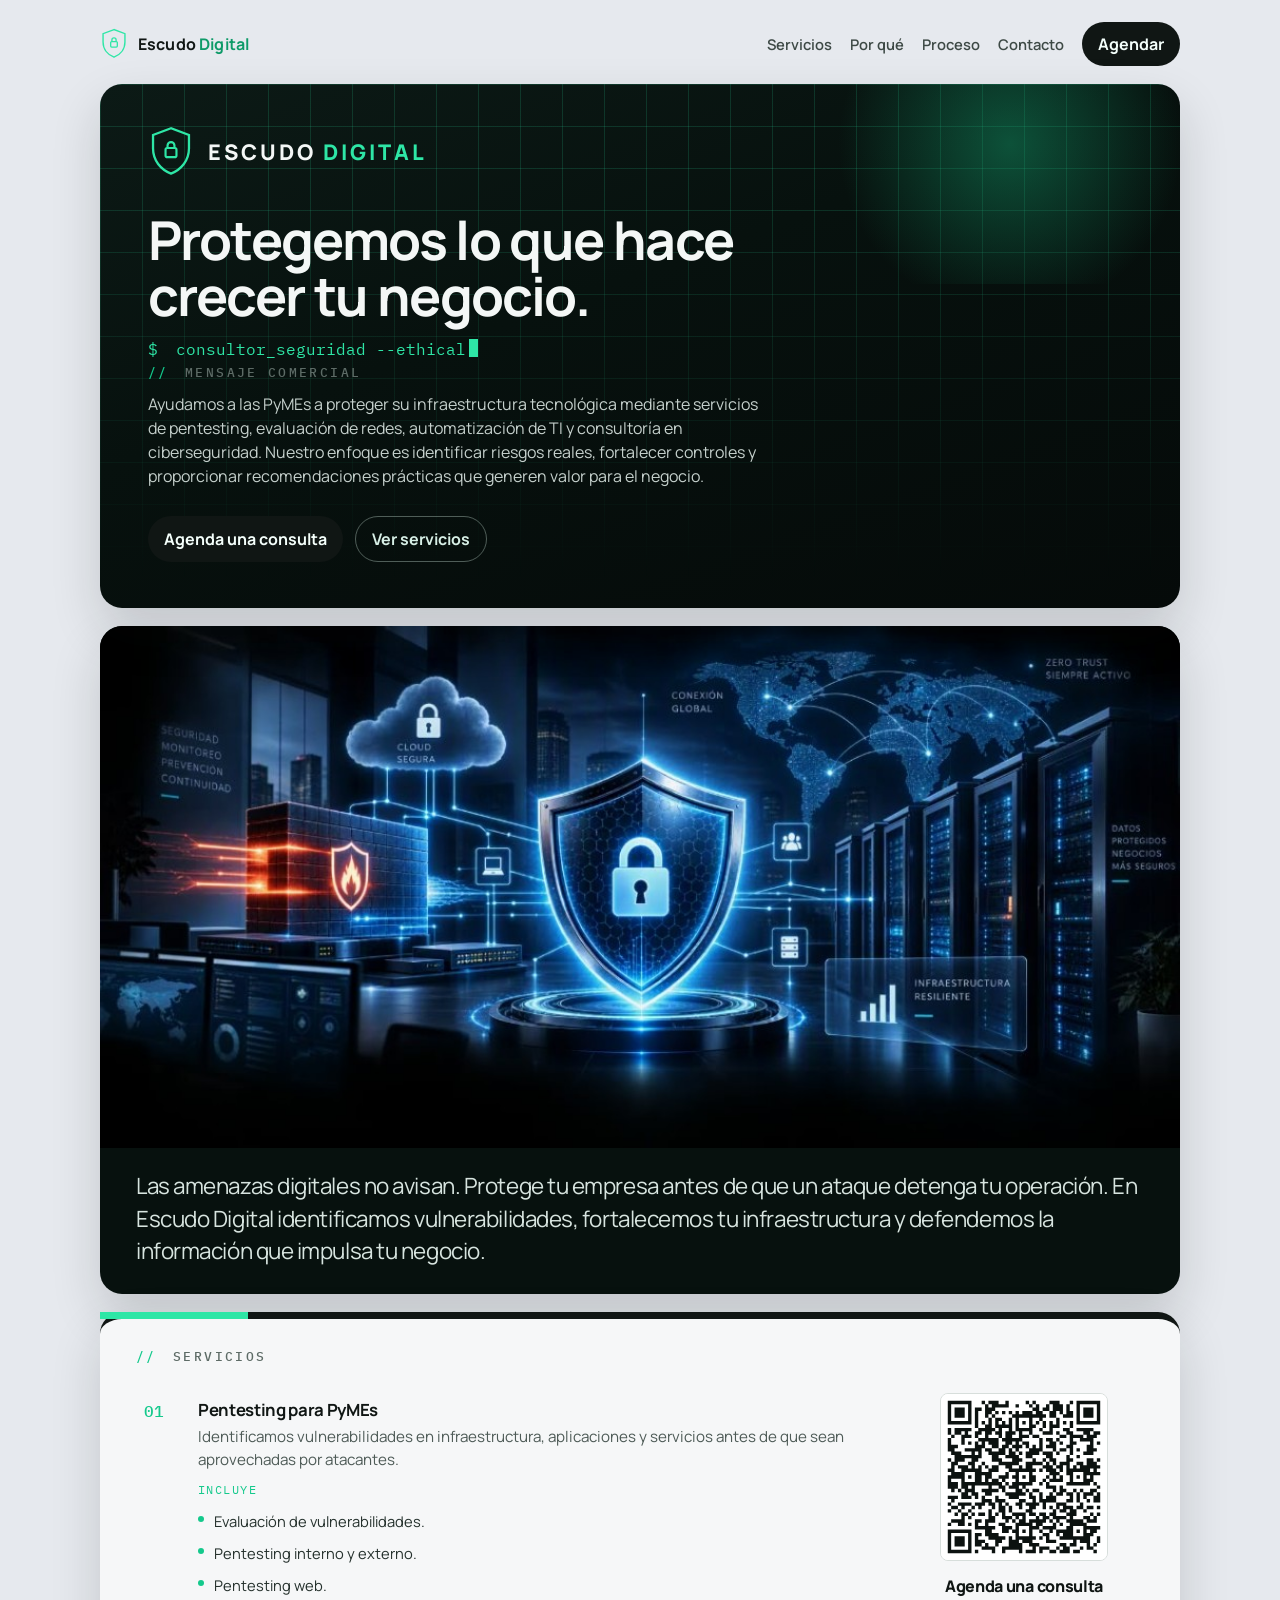
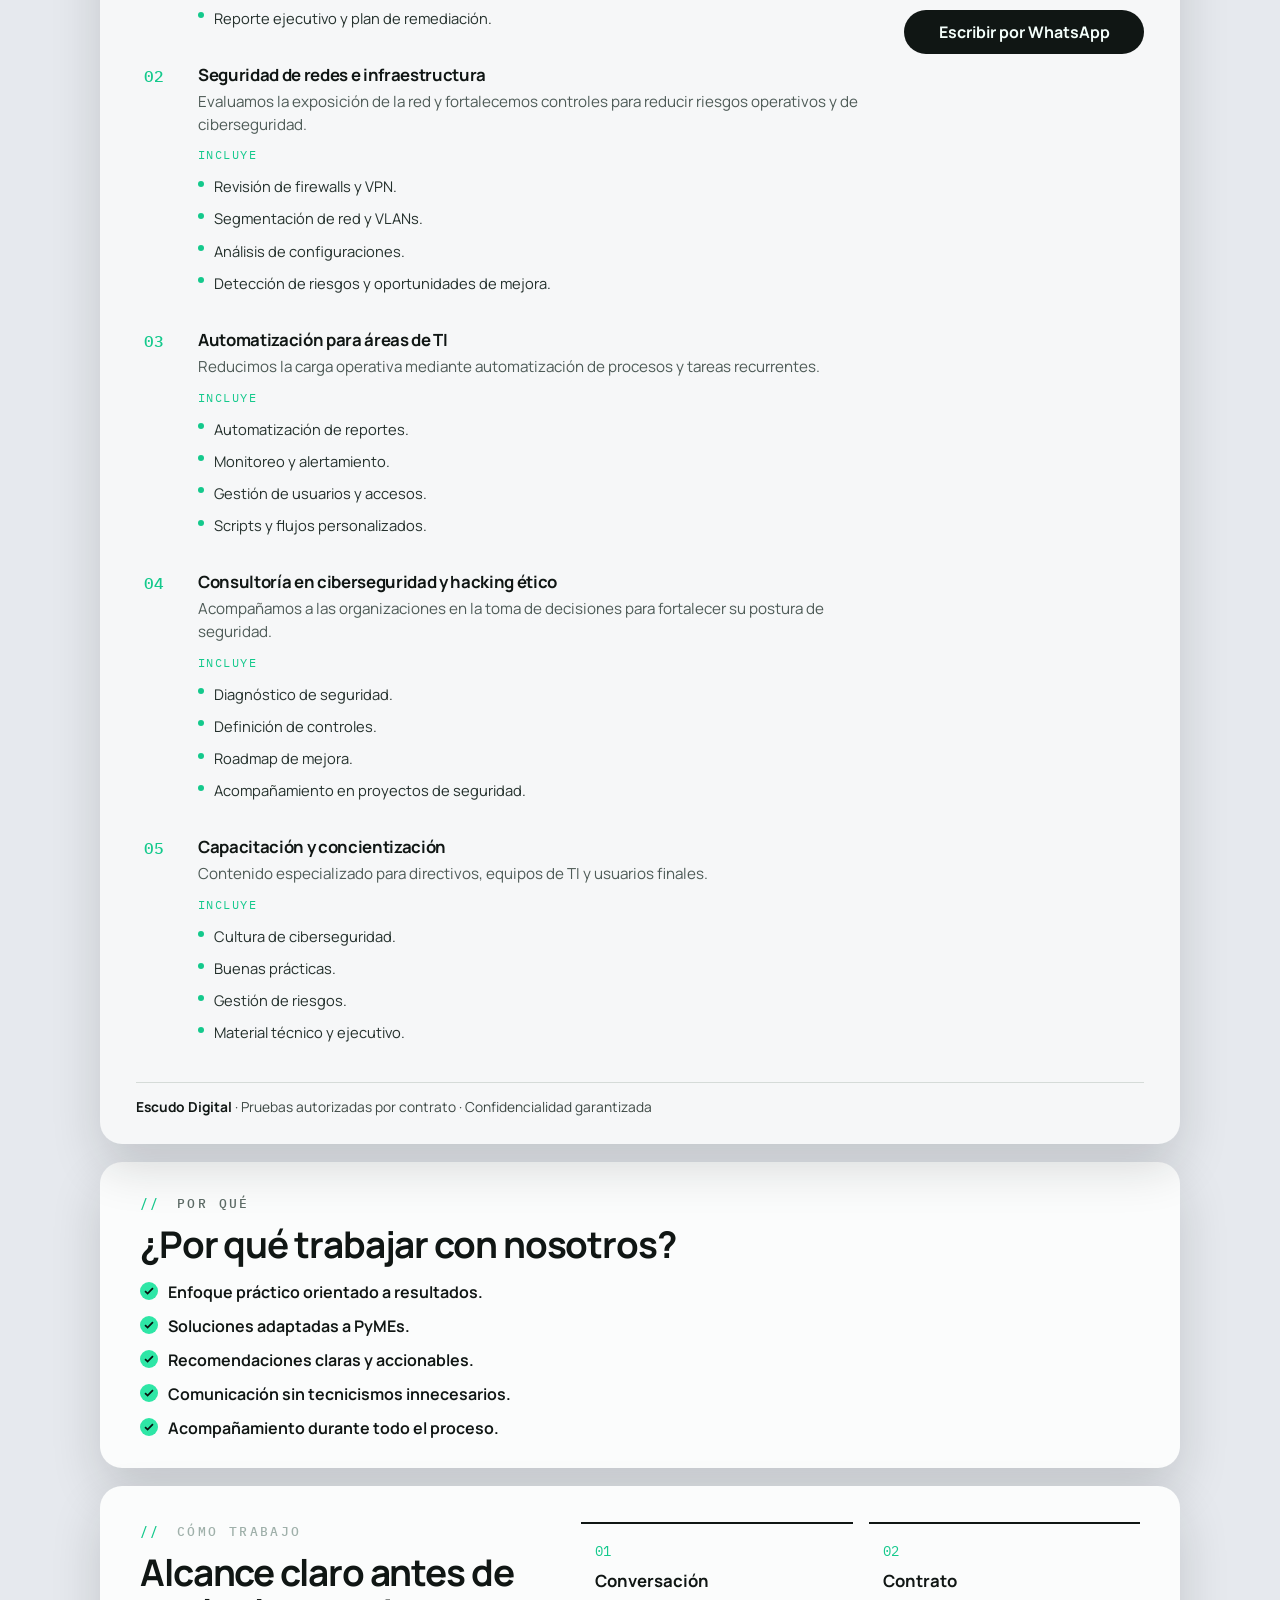
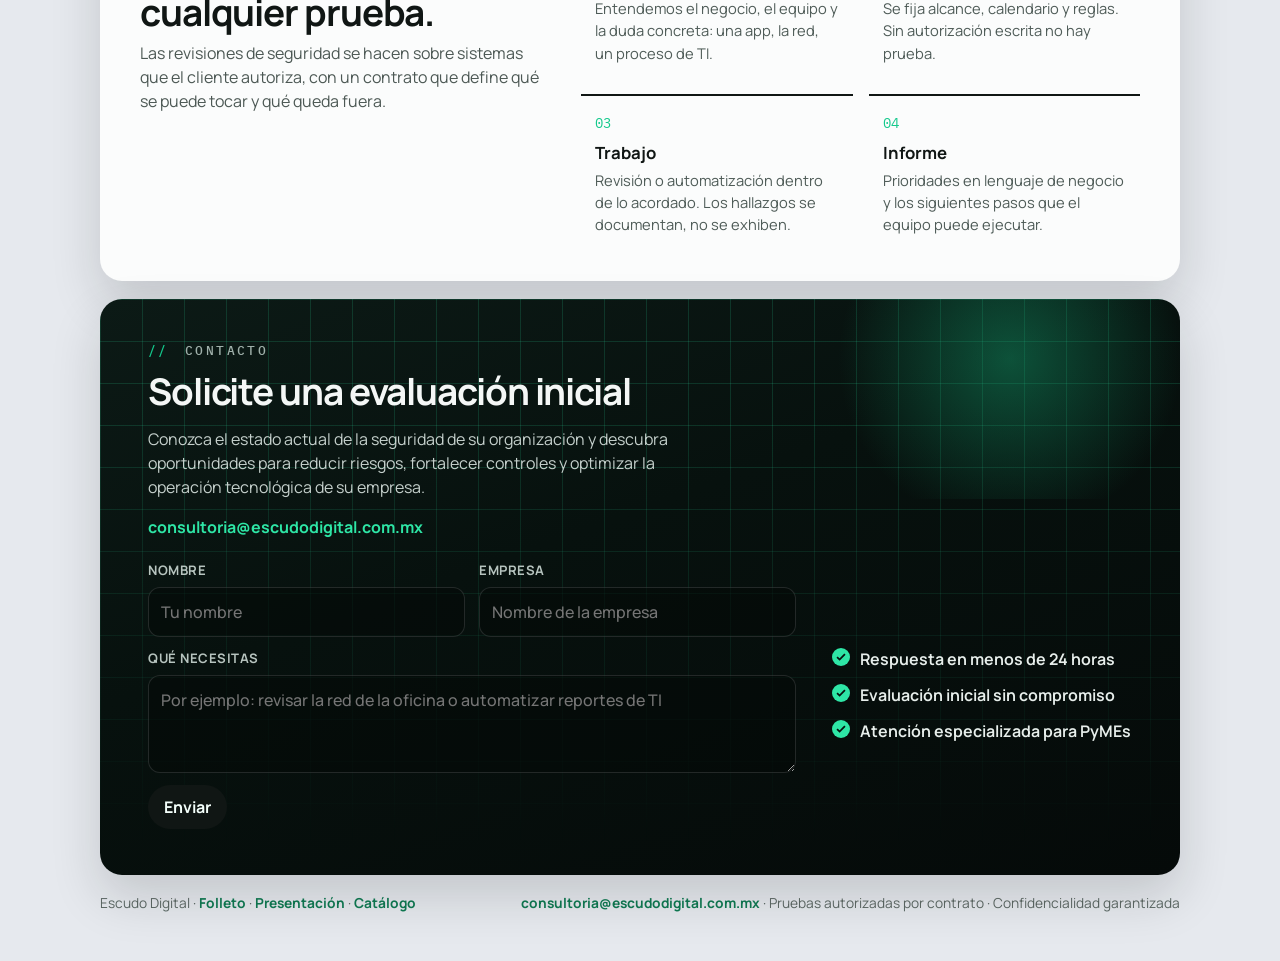
<file: index.html>
<!DOCTYPE html>
<html lang="es">
<head>
  <meta charset="UTF-8">
  <meta name="viewport" content="width=device-width, initial-scale=1">
  <title>Escudo Digital</title>
  <meta name="description" content="Escudo Digital. Protegemos lo que hace crecer tu negocio. Ciberseguridad y TI para PyMEs.">
  <meta name="theme-color" content="#07110e">
  <link rel="icon" href="favicon.svg" type="image/svg+xml">
  <link rel="preconnect" href="https://fonts.googleapis.com">
  <link rel="preconnect" href="https://fonts.gstatic.com" crossorigin>
  <link href="https://fonts.googleapis.com/css2?family=IBM+Plex+Mono:wght@400;500&family=Manrope:wght@400;500;600;700;800&display=swap" rel="stylesheet">
  <link rel="stylesheet" href="css/styles.css">
</head>
<body>
  <div class="page">
    <header class="nav">
      <a class="brand" href="#inicio">
        <span class="shield" aria-hidden="true">
          <svg viewBox="0 0 32 36" fill="none">
            <path d="M16 1.5 3.5 6.2v9.4c0 8.2 5.3 14.6 12.5 17.4 7.2-2.8 12.5-9.2 12.5-17.4V6.2L16 1.5Z" stroke="currentColor" stroke-width="1.6"/>
            <rect x="12.2" y="15.2" width="7.6" height="6.4" rx="1.2" stroke="currentColor" stroke-width="1.5"/>
            <path d="M13.6 15.2v-1.7a2.4 2.4 0 0 1 4.8 0v1.7" stroke="currentColor" stroke-width="1.5"/>
          </svg>
        </span>
        <span class="brand-name">Escudo <em>Digital</em></span>
      </a>
      <nav class="nav-links" aria-label="Secciones">
        <a href="#servicios">Servicios</a>
        <a href="#por-que">Por qué</a>
        <a href="#proceso">Proceso</a>
        <a href="#contacto">Contacto</a>
      </nav>
      <a class="nav-cta" href="https://wa.me/525574418610?text=Hola%2C%20quiero%20agendar%20una%20consulta%20con%20Escudo%20Digital." target="_blank" rel="noopener">Agendar</a>
    </header>

    <main>
      <section class="hero card-dark" id="inicio">
        <div class="grid" aria-hidden="true"></div>
        <div class="glow" aria-hidden="true"></div>
        <div class="hero-inner">
          <div class="identity">
            <span class="shield lg" aria-hidden="true">
              <svg viewBox="0 0 32 36" fill="none">
                <path d="M16 1.5 3.5 6.2v9.4c0 8.2 5.3 14.6 12.5 17.4 7.2-2.8 12.5-9.2 12.5-17.4V6.2L16 1.5Z" stroke="currentColor" stroke-width="1.6"/>
                <rect x="12.2" y="15.2" width="7.6" height="6.4" rx="1.2" stroke="currentColor" stroke-width="1.5"/>
                <path d="M13.6 15.2v-1.7a2.4 2.4 0 0 1 4.8 0v1.7" stroke="currentColor" stroke-width="1.5"/>
              </svg>
            </span>
            <div>
              <p class="logo-word">Escudo <span>Digital</span></p>
            </div>
          </div>

          <h1>Protegemos lo que hace crecer tu negocio.</h1>
          <p class="prompt" aria-label="consultor de seguridad, modo ético">
            <span class="prompt-mark">$</span>
            <span id="typed"></span><span class="caret" aria-hidden="true"></span>
          </p>
          <p class="kicker hero-kicker"><span>//</span> Mensaje comercial</p>
          <p class="lead">
            Ayudamos a las PyMEs a proteger su infraestructura tecnológica mediante servicios de pentesting, evaluación de redes, automatización de TI y consultoría en ciberseguridad. Nuestro enfoque es identificar riesgos reales, fortalecer controles y proporcionar recomendaciones prácticas que generen valor para el negocio.
          </p>

          <div class="hero-actions">
            <a class="btn primary" href="https://wa.me/525574418610?text=Hola%2C%20quiero%20agendar%20una%20consulta%20con%20Escudo%20Digital." target="_blank" rel="noopener">Agenda una consulta</a>
            <a class="btn ghost" href="#servicios">Ver servicios</a>
          </div>
        </div>
      </section>

      <section class="cover" aria-label="Portada">
        <img src="portada.png" alt="Portada de Escudo Digital: escudo de seguridad, infraestructura protegida y conexión global.">
        <p class="cover-alert">Las amenazas digitales no avisan. Protege tu empresa antes de que un ataque detenga tu operación. En Escudo Digital identificamos vulnerabilidades, fortalecemos tu infraestructura y defendemos la información que impulsa tu negocio.</p>
      </section>

      <section class="services card-light" id="servicios">
        <div class="services-head">
          <p class="kicker"><span>//</span> Servicios</p>
        </div>
        <div class="services-layout">
          <ol class="service-list">
            <li>
              <span>01</span>
              <div>
                <h2>Pentesting para PyMEs</h2>
                <p>Identificamos vulnerabilidades en infraestructura, aplicaciones y servicios antes de que sean aprovechadas por atacantes.</p>
                <p class="includes">Incluye</p>
                <ul class="service-detail">
                  <li>Evaluación de vulnerabilidades.</li>
                  <li>Pentesting interno y externo.</li>
                  <li>Pentesting web.</li>
                  <li>Reporte ejecutivo y plan de remediación.</li>
                </ul>
              </div>
            </li>
            <li>
              <span>02</span>
              <div>
                <h2>Seguridad de redes e infraestructura</h2>
                <p>Evaluamos la exposición de la red y fortalecemos controles para reducir riesgos operativos y de ciberseguridad.</p>
                <p class="includes">Incluye</p>
                <ul class="service-detail">
                  <li>Revisión de firewalls y VPN.</li>
                  <li>Segmentación de red y VLANs.</li>
                  <li>Análisis de configuraciones.</li>
                  <li>Detección de riesgos y oportunidades de mejora.</li>
                </ul>
              </div>
            </li>
            <li>
              <span>03</span>
              <div>
                <h2>Automatización para áreas de TI</h2>
                <p>Reducimos la carga operativa mediante automatización de procesos y tareas recurrentes.</p>
                <p class="includes">Incluye</p>
                <ul class="service-detail">
                  <li>Automatización de reportes.</li>
                  <li>Monitoreo y alertamiento.</li>
                  <li>Gestión de usuarios y accesos.</li>
                  <li>Scripts y flujos personalizados.</li>
                </ul>
              </div>
            </li>
            <li>
              <span>04</span>
              <div>
                <h2>Consultoría en ciberseguridad y hacking ético</h2>
                <p>Acompañamos a las organizaciones en la toma de decisiones para fortalecer su postura de seguridad.</p>
                <p class="includes">Incluye</p>
                <ul class="service-detail">
                  <li>Diagnóstico de seguridad.</li>
                  <li>Definición de controles.</li>
                  <li>Roadmap de mejora.</li>
                  <li>Acompañamiento en proyectos de seguridad.</li>
                </ul>
              </div>
            </li>
            <li>
              <span>05</span>
              <div>
                <h2>Capacitación y concientización</h2>
                <p>Contenido especializado para directivos, equipos de TI y usuarios finales.</p>
                <p class="includes">Incluye</p>
                <ul class="service-detail">
                  <li>Cultura de ciberseguridad.</li>
                  <li>Buenas prácticas.</li>
                  <li>Gestión de riesgos.</li>
                  <li>Material técnico y ejecutivo.</li>
                </ul>
              </div>
            </li>
          </ol>

          <aside class="agenda">
            <img src="qr.svg" width="168" height="168" alt="Código QR para agendar una consulta por WhatsApp">
            <p>Agenda una consulta</p>
            <a class="btn primary full" href="https://wa.me/525574418610?text=Hola%2C%20quiero%20agendar%20una%20consulta%20con%20Escudo%20Digital." target="_blank" rel="noopener">Escribir por WhatsApp</a>
          </aside>
        </div>
        <p class="fineprint"><strong>Escudo Digital</strong> · Pruebas autorizadas por contrato · Confidencialidad garantizada</p>
      </section>

      <section class="why" id="por-que">
        <p class="kicker"><span>//</span> Por qué</p>
        <h2>¿Por qué trabajar con nosotros?</h2>
        <ul>
          <li>Enfoque práctico orientado a resultados.</li>
          <li>Soluciones adaptadas a PyMEs.</li>
          <li>Recomendaciones claras y accionables.</li>
          <li>Comunicación sin tecnicismos innecesarios.</li>
          <li>Acompañamiento durante todo el proceso.</li>
        </ul>
      </section>

      <section class="process" id="proceso">
        <div class="process-copy">
          <p class="kicker light"><span>//</span> Cómo trabajo</p>
          <h2>Alcance claro antes de cualquier prueba.</h2>
          <p>Las revisiones de seguridad se hacen sobre sistemas que el cliente autoriza, con un contrato que define qué se puede tocar y qué queda fuera.</p>
        </div>
        <ol class="steps">
          <li>
            <span>01</span>
            <h3>Conversación</h3>
            <p>Entendemos el negocio, el equipo y la duda concreta: una app, la red, un proceso de TI.</p>
          </li>
          <li>
            <span>02</span>
            <h3>Contrato</h3>
            <p>Se fija alcance, calendario y reglas. Sin autorización escrita no hay prueba.</p>
          </li>
          <li>
            <span>03</span>
            <h3>Trabajo</h3>
            <p>Revisión o automatización dentro de lo acordado. Los hallazgos se documentan, no se exhiben.</p>
          </li>
          <li>
            <span>04</span>
            <h3>Informe</h3>
            <p>Prioridades en lenguaje de negocio y los siguientes pasos que el equipo puede ejecutar.</p>
          </li>
        </ol>
      </section>

      <section class="contact card-dark" id="contacto">
        <div class="grid" aria-hidden="true"></div>
        <div class="glow" aria-hidden="true"></div>
        <div class="contact-inner">
          <p class="kicker"><span>//</span> Contacto</p>
          <h2>Solicite una evaluación inicial</h2>
          <p>Conozca el estado actual de la seguridad de su organización y descubra oportunidades para reducir riesgos, fortalecer controles y optimizar la operación tecnológica de su empresa.</p>
          <p class="mail"><a href="mailto:consultoria@escudodigital.com.mx">consultoria@escudodigital.com.mx</a></p>
          <div class="contact-split">
          <form class="consult" id="consult-form">
            <label>
              Nombre
              <input name="nombre" type="text" autocomplete="name" required placeholder="Tu nombre">
            </label>
            <label>
              Empresa
              <input name="empresa" type="text" autocomplete="organization" placeholder="Nombre de la empresa">
            </label>
            <label class="wide">
              Qué necesitas
              <textarea name="mensaje" rows="3" required placeholder="Por ejemplo: revisar la red de la oficina o automatizar reportes de TI"></textarea>
            </label>
            <button class="btn primary" type="submit">Enviar</button>
            <p class="form-status" id="form-status" role="status" hidden>Hemos recibido su mensaje, en breve un consultor se pondrá en contacto con Usted</p>
          </form>
          <ul class="assurances">
            <li>Respuesta en menos de 24 horas</li>
            <li>Evaluación inicial sin compromiso</li>
            <li>Atención especializada para PyMEs</li>
          </ul>
          </div>
        </div>
      </section>
    </main>

    <footer>
      <p>Escudo Digital · <a href="folleto.html">Folleto</a> · <a href="presentacion.html">Presentación</a> · <a href="catalogo.html">Catálogo</a></p>
      <p><a href="mailto:consultoria@escudodigital.com.mx">consultoria@escudodigital.com.mx</a> · Pruebas autorizadas por contrato · Confidencialidad garantizada</p>
    </footer>
  </div>
  <script src="js/main.js"></script>
</body>
</html>
</file>
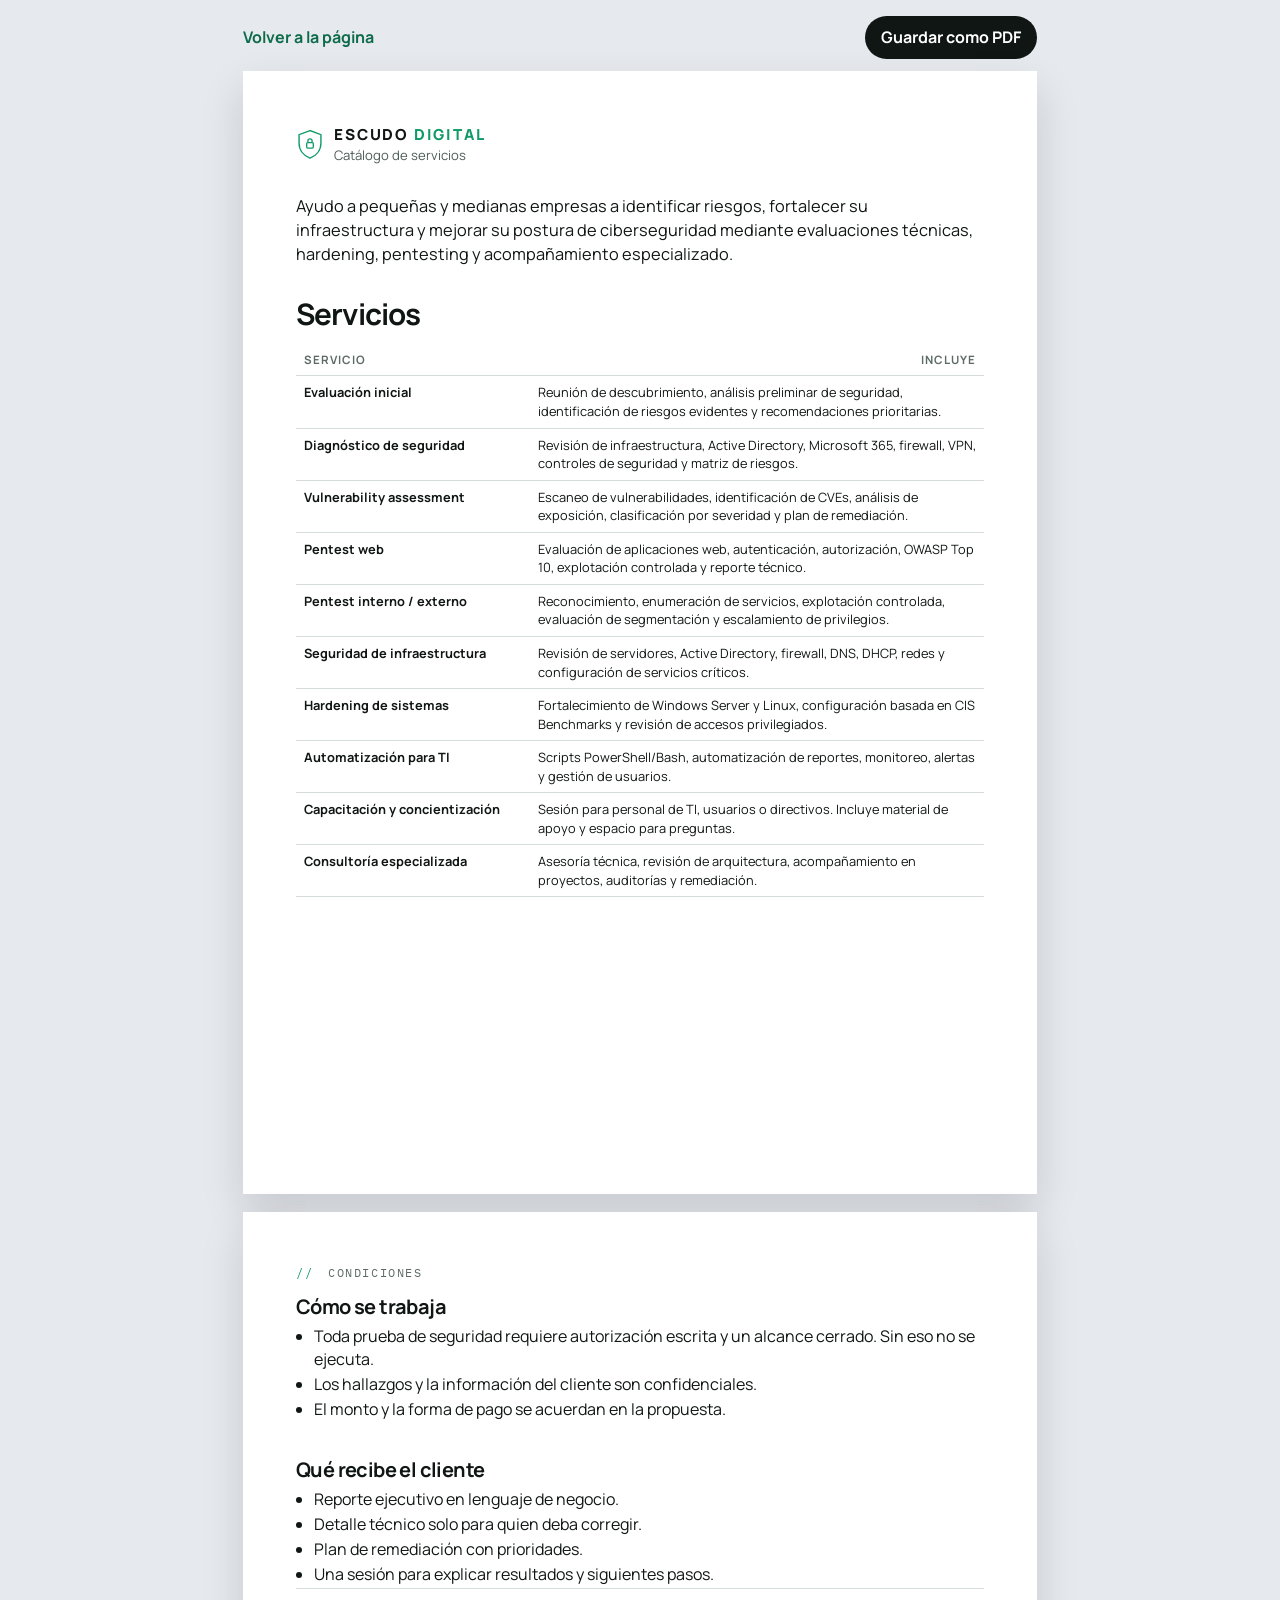
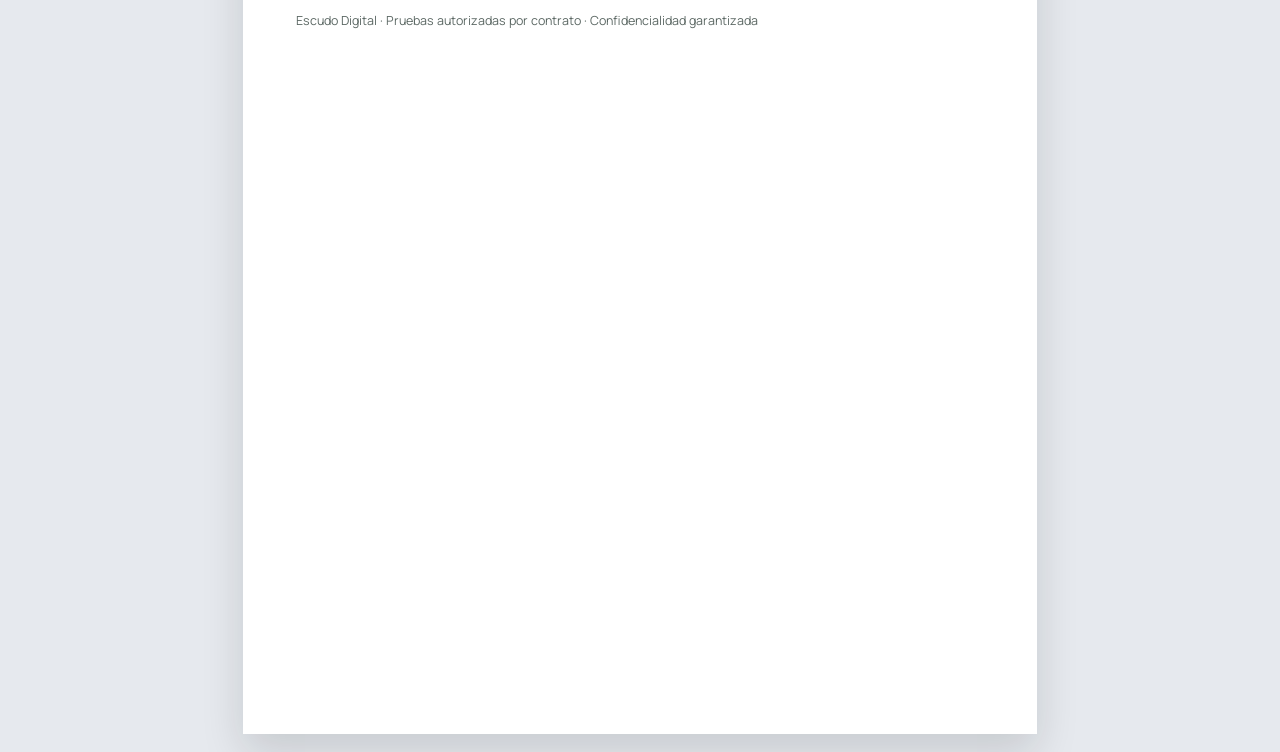
<file: catalogo.html>
<!DOCTYPE html>
<html lang="es">
<head>
  <meta charset="UTF-8">
  <meta name="viewport" content="width=device-width, initial-scale=1">
  <title>Catálogo de servicios · Escudo Digital</title>
  <link rel="icon" href="favicon.svg" type="image/svg+xml">
  <link rel="preconnect" href="https://fonts.googleapis.com">
  <link rel="preconnect" href="https://fonts.gstatic.com" crossorigin>
  <link href="https://fonts.googleapis.com/css2?family=IBM+Plex+Mono:wght@500&family=Manrope:wght@400;600;700;800&display=swap" rel="stylesheet">
  <link rel="stylesheet" href="css/documentos.css">
</head>
<body>
  <div class="toolbar">
    <a href="index.html">Volver a la página</a>
    <button type="button" onclick="window.print()">Guardar como PDF</button>
  </div>

  <article class="sheet flow">
    <header class="brand">
      <svg viewBox="0 0 32 36" fill="none" aria-hidden="true">
        <path d="M16 1.5 3.5 6.2v9.4c0 8.2 5.3 14.6 12.5 17.4 7.2-2.8 12.5-9.2 12.5-17.4V6.2L16 1.5Z" stroke="currentColor" stroke-width="1.6"/>
        <rect x="12.2" y="15.2" width="7.6" height="6.4" rx="1.2" stroke="currentColor" stroke-width="1.5"/>
        <path d="M13.6 15.2v-1.7a2.4 2.4 0 0 1 4.8 0v1.7" stroke="currentColor" stroke-width="1.5"/>
      </svg>
      <div>
        <p class="word">Escudo <span>Digital</span></p>
        <p class="tag">Catálogo de servicios</p>
      </div>
    </header>
    <p class="pitch">Ayudo a pequeñas y medianas empresas a identificar riesgos, fortalecer su infraestructura y mejorar su postura de ciberseguridad mediante evaluaciones técnicas, hardening, pentesting y acompañamiento especializado.</p>
    <h1 style="margin-top:8mm">Servicios</h1>
    <table class="catalog services-only" style="margin-top:4mm">
      <thead>
        <tr>
          <th>Servicio</th>
          <th>Incluye</th>
        </tr>
      </thead>
      <tbody>
        <tr>
          <td><strong>Evaluación inicial</strong></td>
          <td>Reunión de descubrimiento, análisis preliminar de seguridad, identificación de riesgos evidentes y recomendaciones prioritarias.</td>
        </tr>
        <tr>
          <td><strong>Diagnóstico de seguridad</strong></td>
          <td>Revisión de infraestructura, Active Directory, Microsoft 365, firewall, VPN, controles de seguridad y matriz de riesgos.</td>
        </tr>
        <tr>
          <td><strong>Vulnerability assessment</strong></td>
          <td>Escaneo de vulnerabilidades, identificación de CVEs, análisis de exposición, clasificación por severidad y plan de remediación.</td>
        </tr>
        <tr>
          <td><strong>Pentest web</strong></td>
          <td>Evaluación de aplicaciones web, autenticación, autorización, OWASP Top 10, explotación controlada y reporte técnico.</td>
        </tr>
        <tr>
          <td><strong>Pentest interno / externo</strong></td>
          <td>Reconocimiento, enumeración de servicios, explotación controlada, evaluación de segmentación y escalamiento de privilegios.</td>
        </tr>
        <tr>
          <td><strong>Seguridad de infraestructura</strong></td>
          <td>Revisión de servidores, Active Directory, firewall, DNS, DHCP, redes y configuración de servicios críticos.</td>
        </tr>
        <tr>
          <td><strong>Hardening de sistemas</strong></td>
          <td>Fortalecimiento de Windows Server y Linux, configuración basada en CIS Benchmarks y revisión de accesos privilegiados.</td>
        </tr>
        <tr>
          <td><strong>Automatización para TI</strong></td>
          <td>Scripts PowerShell/Bash, automatización de reportes, monitoreo, alertas y gestión de usuarios.</td>
        </tr>
        <tr>
          <td><strong>Capacitación y concientización</strong></td>
          <td>Sesión para personal de TI, usuarios o directivos. Incluye material de apoyo y espacio para preguntas.</td>
        </tr>
        <tr>
          <td><strong>Consultoría especializada</strong></td>
          <td>Asesoría técnica, revisión de arquitectura, acompañamiento en proyectos, auditorías y remediación.</td>
        </tr>
      </tbody>
    </table>
  </article>

  <article class="sheet flow">
    <p class="kicker"><span>//</span> Condiciones</p>
    <h2 style="margin-top:4mm">Cómo se trabaja</h2>
    <ul class="clean">
      <li>Toda prueba de seguridad requiere autorización escrita y un alcance cerrado. Sin eso no se ejecuta.</li>
      <li>Los hallazgos y la información del cliente son confidenciales.</li>
      <li>El monto y la forma de pago se acuerdan en la propuesta.</li>
    </ul>

    <h2 style="margin-top:10mm">Qué recibe el cliente</h2>
    <ul class="clean">
      <li>Reporte ejecutivo en lenguaje de negocio.</li>
      <li>Detalle técnico solo para quien deba corregir.</li>
      <li>Plan de remediación con prioridades.</li>
      <li>Una sesión para explicar resultados y siguientes pasos.</li>
    </ul>

    <p class="foot">Escudo Digital · Pruebas autorizadas por contrato · Confidencialidad garantizada</p>
  </article>
</body>
</html>
</file>
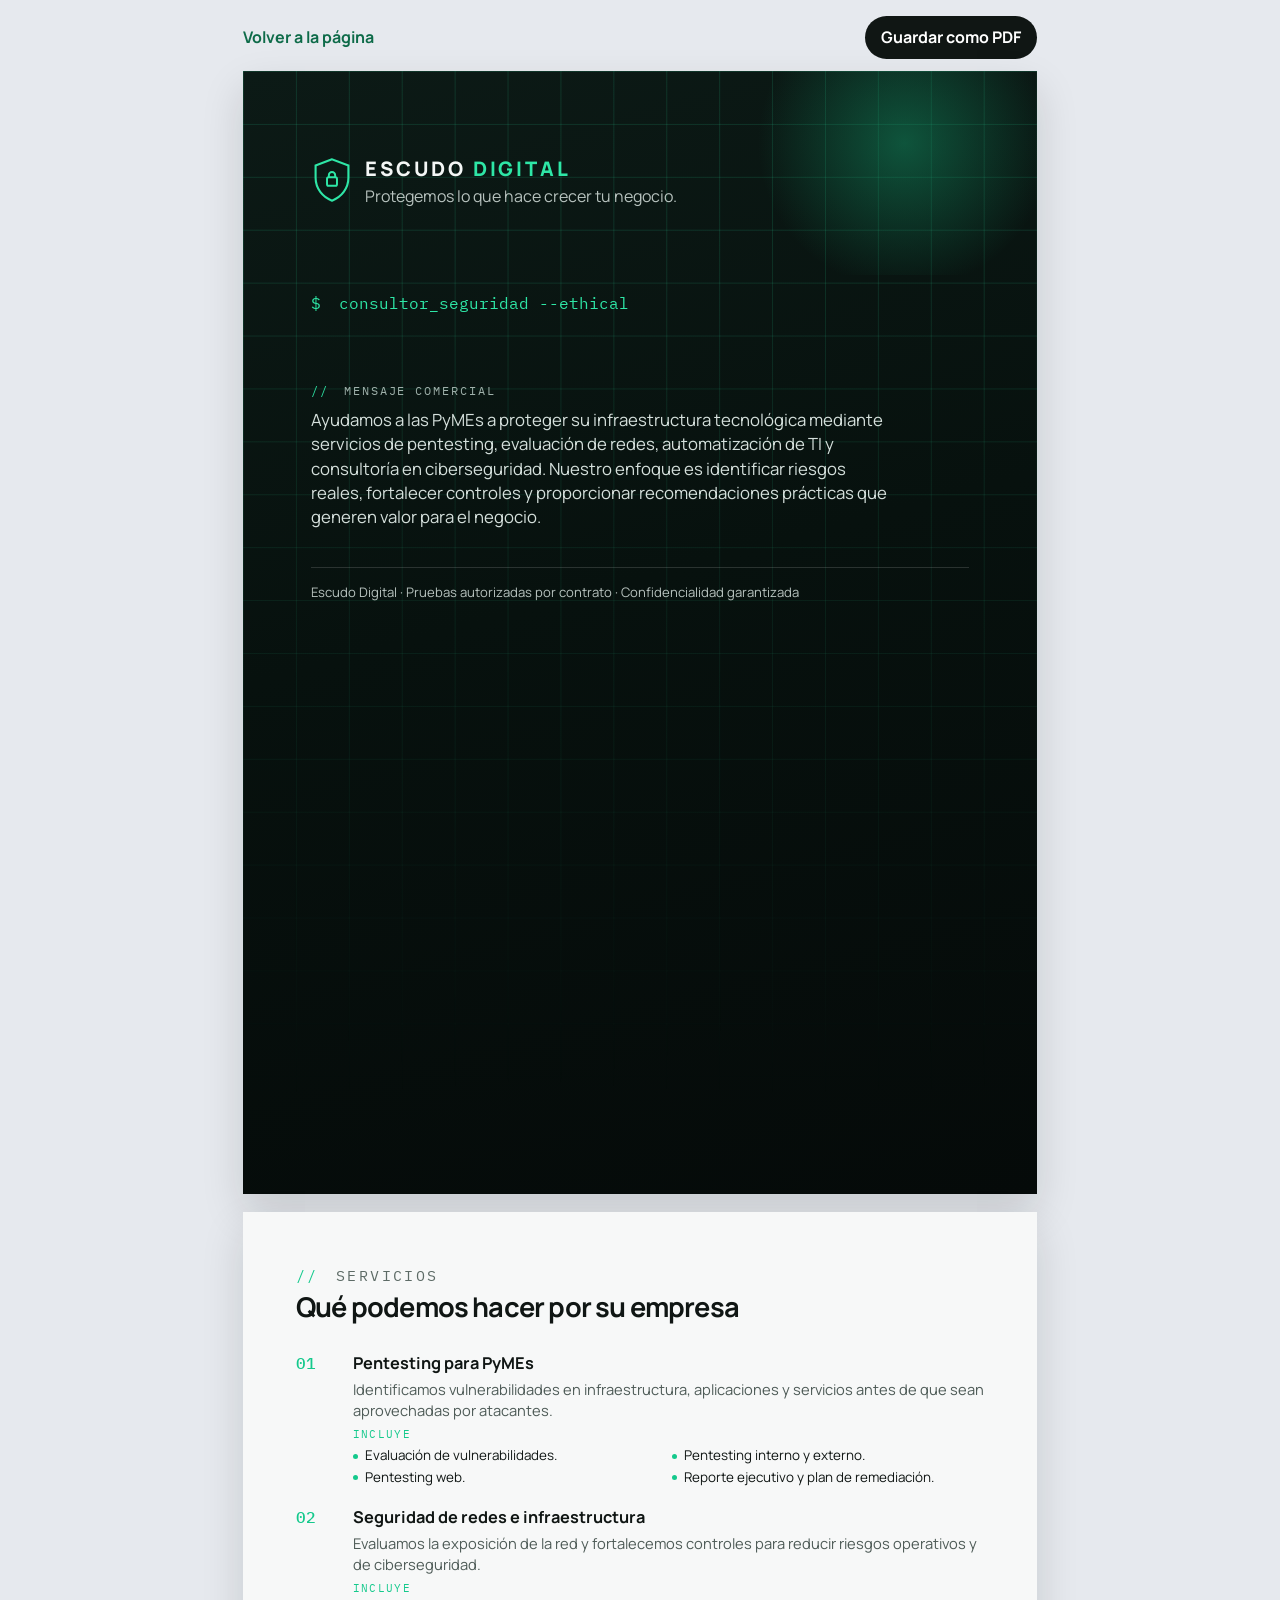
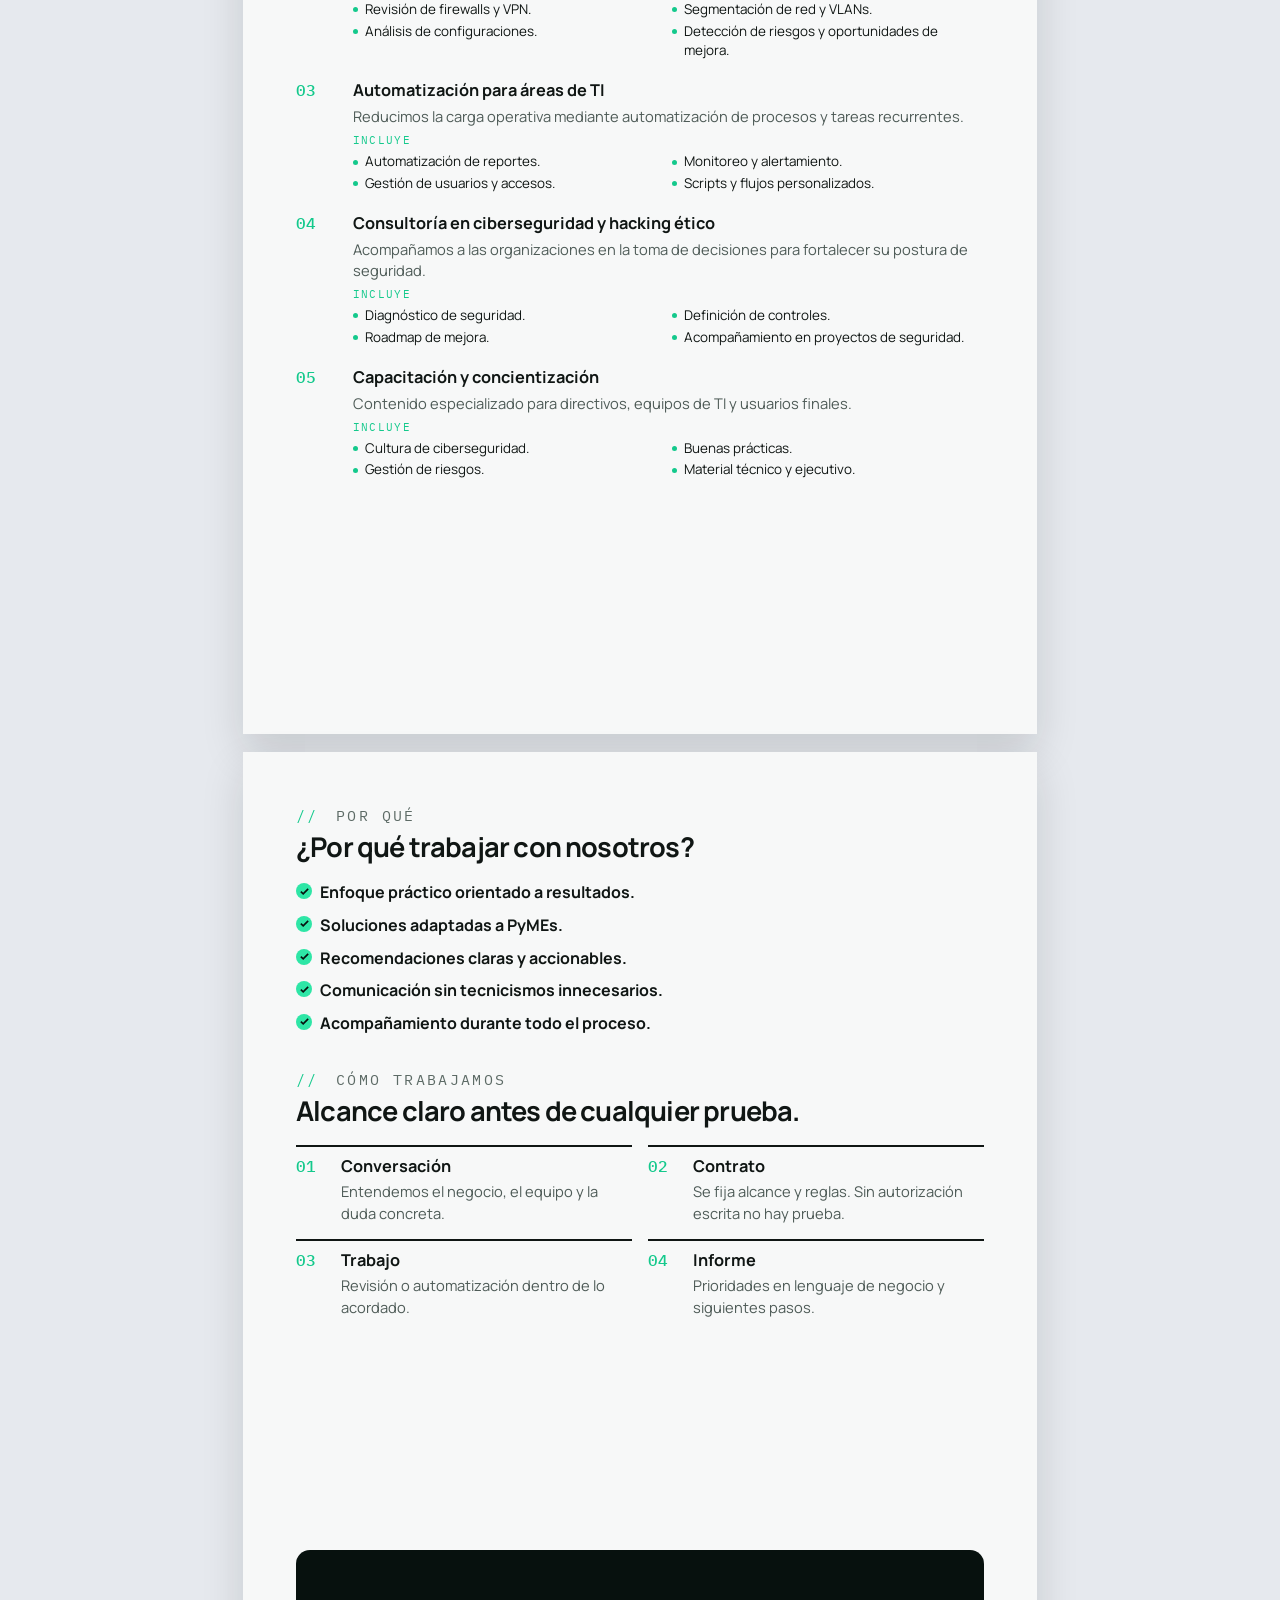
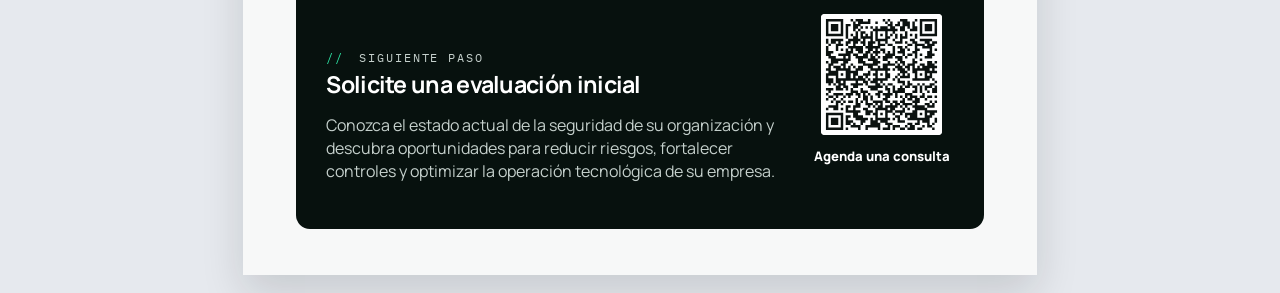
<file: folleto.html>
<!DOCTYPE html>
<html lang="es">
<head>
  <meta charset="UTF-8">
  <meta name="viewport" content="width=device-width, initial-scale=1">
  <title>Folleto · Escudo Digital</title>
  <link rel="icon" href="favicon.svg" type="image/svg+xml">
  <link rel="preconnect" href="https://fonts.googleapis.com">
  <link rel="preconnect" href="https://fonts.gstatic.com" crossorigin>
  <link href="https://fonts.googleapis.com/css2?family=IBM+Plex+Mono:wght@400;500&family=Manrope:wght@400;500;600;700;800&display=swap" rel="stylesheet">
  <link rel="stylesheet" href="css/folleto.css">
</head>
<body>
  <div class="toolbar">
    <a href="index.html">Volver a la página</a>
    <button type="button" onclick="window.print()">Guardar como PDF</button>
  </div>

  <article class="sheet cover">
    <div class="grid" aria-hidden="true"></div>
    <div class="glow" aria-hidden="true"></div>
    <header class="cover-brand">
      <svg class="shield" viewBox="0 0 32 36" fill="none" aria-hidden="true">
        <path d="M16 1.5 3.5 6.2v9.4c0 8.2 5.3 14.6 12.5 17.4 7.2-2.8 12.5-9.2 12.5-17.4V6.2L16 1.5Z" stroke="currentColor" stroke-width="1.6"/>
        <rect x="12.2" y="15.2" width="7.6" height="6.4" rx="1.2" stroke="currentColor" stroke-width="1.5"/>
        <path d="M13.6 15.2v-1.7a2.4 2.4 0 0 1 4.8 0v1.7" stroke="currentColor" stroke-width="1.5"/>
      </svg>
      <div>
        <p class="word">Escudo <span>Digital</span></p>
        <p class="tag">Protegemos lo que hace crecer tu negocio.</p>
      </div>
    </header>

    <p class="prompt"><span>$</span> consultor_seguridad --ethical</p>

    <p class="kicker"><span>//</span> Mensaje comercial</p>
    <p class="lead">Ayudamos a las PyMEs a proteger su infraestructura tecnológica mediante servicios de pentesting, evaluación de redes, automatización de TI y consultoría en ciberseguridad. Nuestro enfoque es identificar riesgos reales, fortalecer controles y proporcionar recomendaciones prácticas que generen valor para el negocio.</p>

    <footer class="cover-foot">
      <p>Escudo Digital · Pruebas autorizadas por contrato · Confidencialidad garantizada</p>
    </footer>
  </article>

  <article class="sheet services">
    <header class="sheet-head">
      <p class="kicker dark"><span>//</span> Servicios</p>
      <h2>Qué podemos hacer por su empresa</h2>
    </header>

    <ol>
      <li>
        <span>01</span>
        <div>
          <h3>Pentesting para PyMEs</h3>
          <p>Identificamos vulnerabilidades en infraestructura, aplicaciones y servicios antes de que sean aprovechadas por atacantes.</p>
          <p class="includes">Incluye</p>
          <ul>
            <li>Evaluación de vulnerabilidades.</li>
            <li>Pentesting interno y externo.</li>
            <li>Pentesting web.</li>
            <li>Reporte ejecutivo y plan de remediación.</li>
          </ul>
        </div>
      </li>
      <li>
        <span>02</span>
        <div>
          <h3>Seguridad de redes e infraestructura</h3>
          <p>Evaluamos la exposición de la red y fortalecemos controles para reducir riesgos operativos y de ciberseguridad.</p>
          <p class="includes">Incluye</p>
          <ul>
            <li>Revisión de firewalls y VPN.</li>
            <li>Segmentación de red y VLANs.</li>
            <li>Análisis de configuraciones.</li>
            <li>Detección de riesgos y oportunidades de mejora.</li>
          </ul>
        </div>
      </li>
      <li>
        <span>03</span>
        <div>
          <h3>Automatización para áreas de TI</h3>
          <p>Reducimos la carga operativa mediante automatización de procesos y tareas recurrentes.</p>
          <p class="includes">Incluye</p>
          <ul>
            <li>Automatización de reportes.</li>
            <li>Monitoreo y alertamiento.</li>
            <li>Gestión de usuarios y accesos.</li>
            <li>Scripts y flujos personalizados.</li>
          </ul>
        </div>
      </li>
      <li>
        <span>04</span>
        <div>
          <h3>Consultoría en ciberseguridad y hacking ético</h3>
          <p>Acompañamos a las organizaciones en la toma de decisiones para fortalecer su postura de seguridad.</p>
          <p class="includes">Incluye</p>
          <ul>
            <li>Diagnóstico de seguridad.</li>
            <li>Definición de controles.</li>
            <li>Roadmap de mejora.</li>
            <li>Acompañamiento en proyectos de seguridad.</li>
          </ul>
        </div>
      </li>
      <li>
        <span>05</span>
        <div>
          <h3>Capacitación y concientización</h3>
          <p>Contenido especializado para directivos, equipos de TI y usuarios finales.</p>
          <p class="includes">Incluye</p>
          <ul>
            <li>Cultura de ciberseguridad.</li>
            <li>Buenas prácticas.</li>
            <li>Gestión de riesgos.</li>
            <li>Material técnico y ejecutivo.</li>
          </ul>
        </div>
      </li>
    </ol>
  </article>

  <article class="sheet close">
    <section>
      <p class="kicker dark"><span>//</span> Por qué</p>
      <h2>¿Por qué trabajar con nosotros?</h2>
      <ul class="checks">
        <li>Enfoque práctico orientado a resultados.</li>
        <li>Soluciones adaptadas a PyMEs.</li>
        <li>Recomendaciones claras y accionables.</li>
        <li>Comunicación sin tecnicismos innecesarios.</li>
        <li>Acompañamiento durante todo el proceso.</li>
      </ul>
    </section>

    <section class="steps-block">
      <p class="kicker dark"><span>//</span> Cómo trabajamos</p>
      <h2>Alcance claro antes de cualquier prueba.</h2>
      <ol class="steps">
        <li>
          <span>01</span>
          <div>
            <h3>Conversación</h3>
            <p>Entendemos el negocio, el equipo y la duda concreta.</p>
          </div>
        </li>
        <li>
          <span>02</span>
          <div>
            <h3>Contrato</h3>
            <p>Se fija alcance y reglas. Sin autorización escrita no hay prueba.</p>
          </div>
        </li>
        <li>
          <span>03</span>
          <div>
            <h3>Trabajo</h3>
            <p>Revisión o automatización dentro de lo acordado.</p>
          </div>
        </li>
        <li>
          <span>04</span>
          <div>
            <h3>Informe</h3>
            <p>Prioridades en lenguaje de negocio y siguientes pasos.</p>
          </div>
        </li>
      </ol>
    </section>

    <section class="cta">
      <div>
        <p class="kicker"><span>//</span> Siguiente paso</p>
        <h2>Solicite una evaluación inicial</h2>
        <p>Conozca el estado actual de la seguridad de su organización y descubra oportunidades para reducir riesgos, fortalecer controles y optimizar la operación tecnológica de su empresa.</p>
      </div>
      <div class="qr-block">
        <img src="qr.svg" width="132" height="132" alt="Código QR para agendar por WhatsApp">
        <p>Agenda una consulta</p>
      </div>
    </section>
  </article>
</body>
</html>
</file>
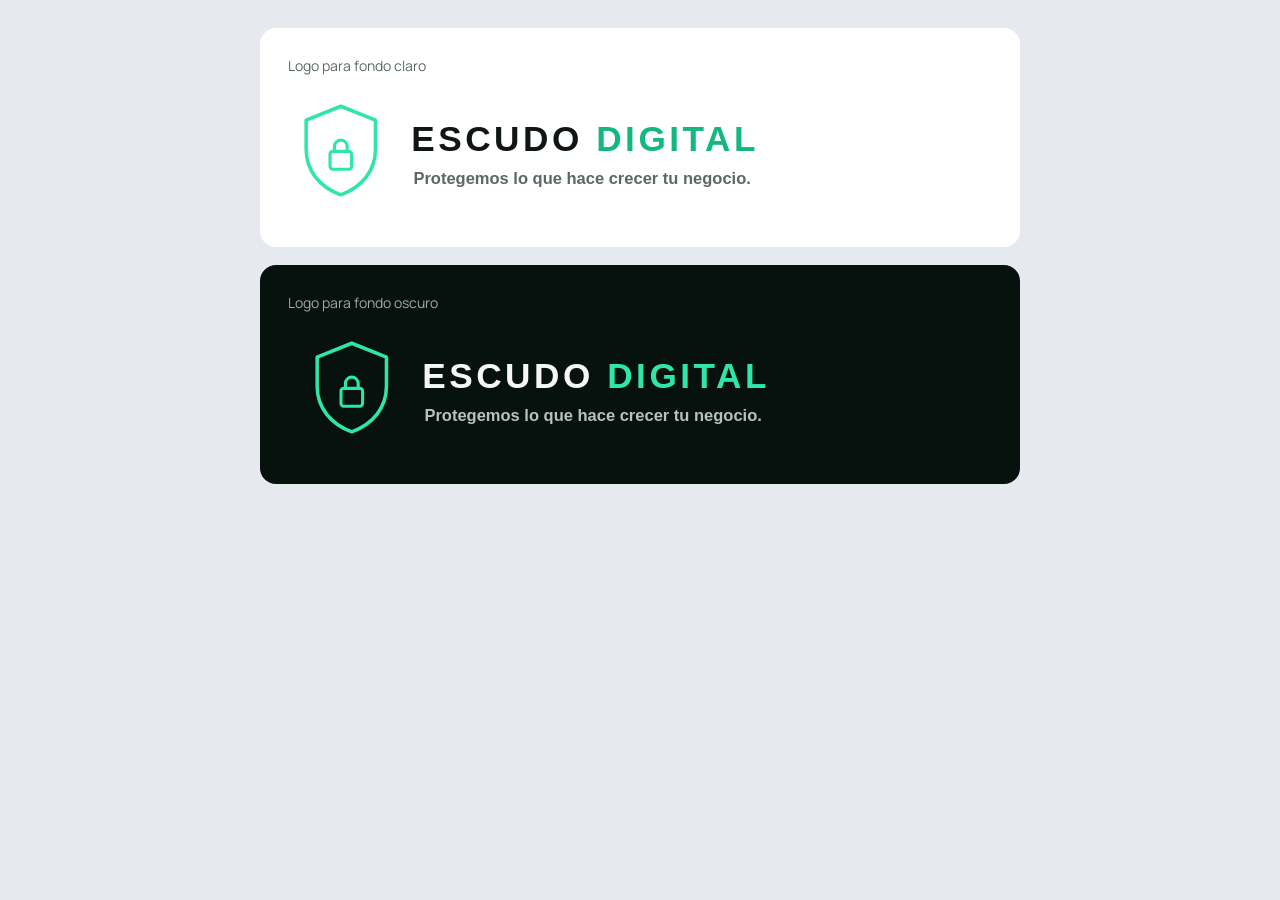
<file: logo-preview.html>
<!DOCTYPE html>
<html lang="es">
<head>
  <meta charset="UTF-8">
  <title>Logo · Escudo Digital</title>
  <link rel="preconnect" href="https://fonts.googleapis.com">
  <link href="https://fonts.googleapis.com/css2?family=Manrope:wght@600;800&display=swap" rel="stylesheet">
  <style>
    body { margin: 0; background: #e6e9ee; font-family: Manrope, sans-serif; }
    main { width: min(760px, calc(100% - 32px)); margin: 28px auto; display: grid; gap: 18px; }
    img { width: 100%; height: auto; display: block; }
    .light, .dark { background: white; border-radius: 16px; padding: 28px; }
    .dark { background: #07110e; }
    p { margin: 0 0 12px; color: #5c6864; font-size: 14px; }
  </style>
</head>
<body>
  <main>
    <section class="light">
      <p>Logo para fondo claro</p>
      <img src="logo.svg" alt="Escudo Digital">
    </section>
    <section class="dark">
      <p style="color:#9eaba6">Logo para fondo oscuro</p>
      <img src="logo-oscuro.svg" alt="Escudo Digital sobre fondo oscuro">
    </section>
  </main>
</body>
</html>
</file>
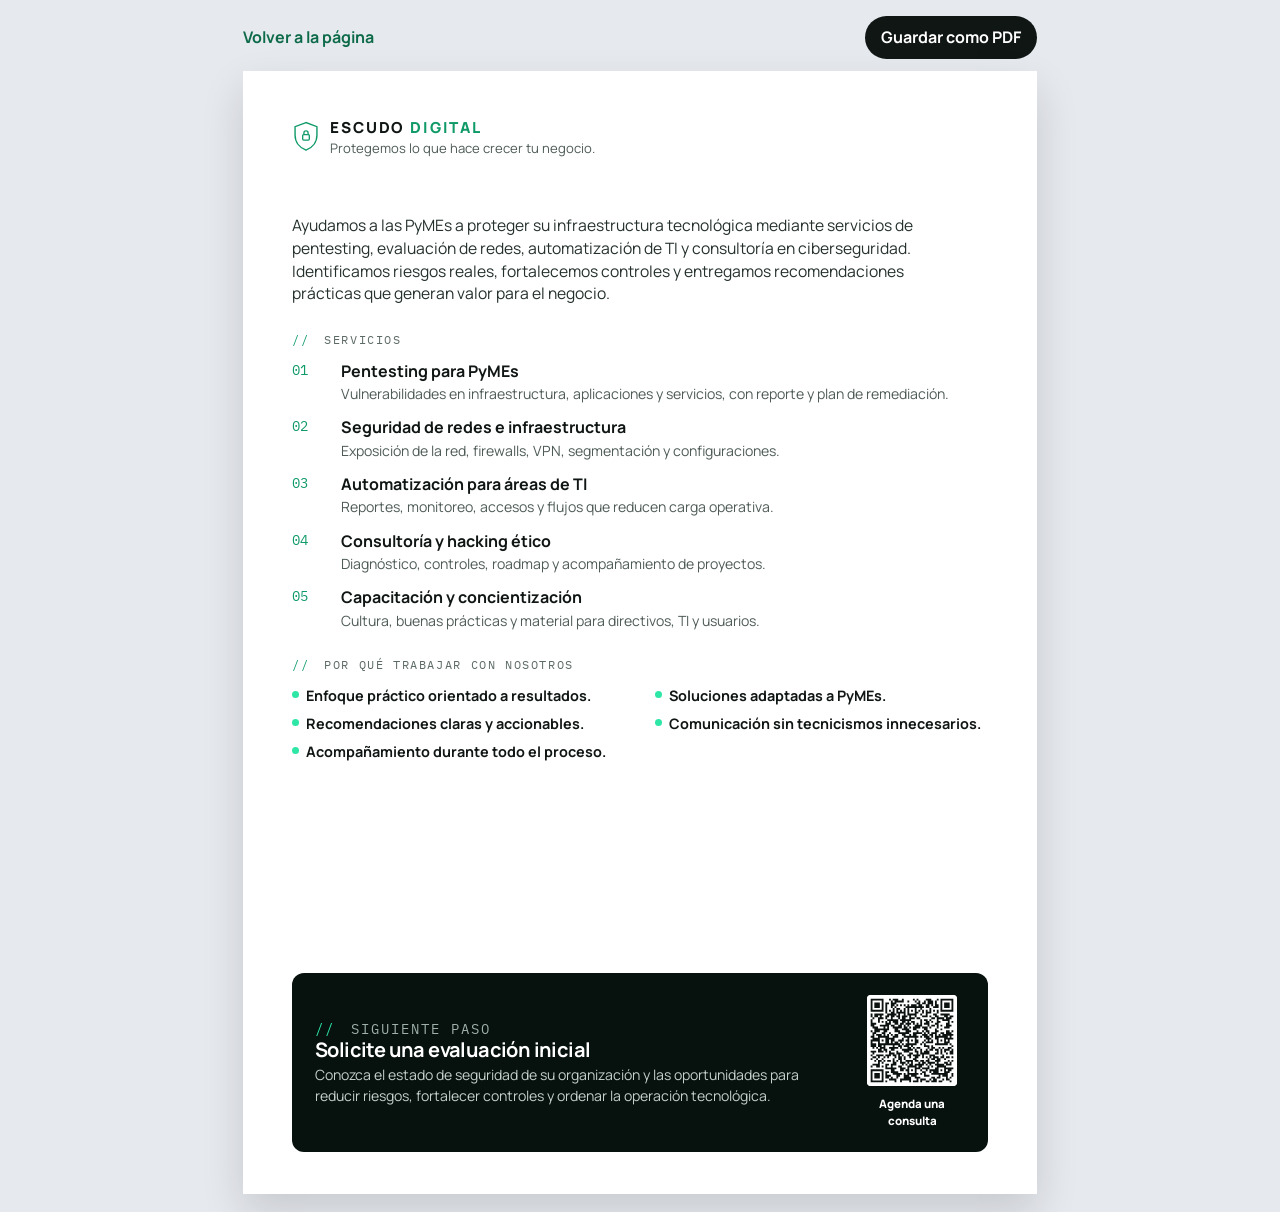
<file: presentacion.html>
<!DOCTYPE html>
<html lang="es">
<head>
  <meta charset="UTF-8">
  <meta name="viewport" content="width=device-width, initial-scale=1">
  <title>Presentación comercial · Escudo Digital</title>
  <link rel="icon" href="favicon.svg" type="image/svg+xml">
  <link rel="preconnect" href="https://fonts.googleapis.com">
  <link rel="preconnect" href="https://fonts.gstatic.com" crossorigin>
  <link href="https://fonts.googleapis.com/css2?family=IBM+Plex+Mono:wght@500&family=Manrope:wght@400;600;700;800&display=swap" rel="stylesheet">
  <link rel="stylesheet" href="css/documentos.css">
  <link rel="stylesheet" href="css/presentacion.css">
</head>
<body>
  <div class="toolbar">
    <a href="index.html">Volver a la página</a>
    <button type="button" onclick="window.print()">Guardar como PDF</button>
  </div>

  <article class="sheet one">
    <header class="top">
      <div class="brand">
        <svg viewBox="0 0 32 36" fill="none" aria-hidden="true">
          <path d="M16 1.5 3.5 6.2v9.4c0 8.2 5.3 14.6 12.5 17.4 7.2-2.8 12.5-9.2 12.5-17.4V6.2L16 1.5Z" stroke="currentColor" stroke-width="1.6"/>
          <rect x="12.2" y="15.2" width="7.6" height="6.4" rx="1.2" stroke="currentColor" stroke-width="1.5"/>
          <path d="M13.6 15.2v-1.7a2.4 2.4 0 0 1 4.8 0v1.7" stroke="currentColor" stroke-width="1.5"/>
        </svg>
        <div>
          <p class="word">Escudo <span>Digital</span></p>
          <p class="tag">Protegemos lo que hace crecer tu negocio.</p>
        </div>
      </div>
    </header>

    <p class="pitch">Ayudamos a las PyMEs a proteger su infraestructura tecnológica mediante servicios de pentesting, evaluación de redes, automatización de TI y consultoría en ciberseguridad. Identificamos riesgos reales, fortalecemos controles y entregamos recomendaciones prácticas que generan valor para el negocio.</p>

    <section>
      <p class="kicker"><span>//</span> Servicios</p>
      <ol class="services">
        <li><span>01</span><div><strong>Pentesting para PyMEs</strong><p>Vulnerabilidades en infraestructura, aplicaciones y servicios, con reporte y plan de remediación.</p></div></li>
        <li><span>02</span><div><strong>Seguridad de redes e infraestructura</strong><p>Exposición de la red, firewalls, VPN, segmentación y configuraciones.</p></div></li>
        <li><span>03</span><div><strong>Automatización para áreas de TI</strong><p>Reportes, monitoreo, accesos y flujos que reducen carga operativa.</p></div></li>
        <li><span>04</span><div><strong>Consultoría y hacking ético</strong><p>Diagnóstico, controles, roadmap y acompañamiento de proyectos.</p></div></li>
        <li><span>05</span><div><strong>Capacitación y concientización</strong><p>Cultura, buenas prácticas y material para directivos, TI y usuarios.</p></div></li>
      </ol>
    </section>

    <section class="why">
      <p class="kicker"><span>//</span> Por qué trabajar con nosotros</p>
      <ul>
        <li>Enfoque práctico orientado a resultados.</li>
        <li>Soluciones adaptadas a PyMEs.</li>
        <li>Recomendaciones claras y accionables.</li>
        <li>Comunicación sin tecnicismos innecesarios.</li>
        <li>Acompañamiento durante todo el proceso.</li>
      </ul>
    </section>

    <footer class="band">
      <div>
        <p class="kicker light"><span>//</span> Siguiente paso</p>
        <h2>Solicite una evaluación inicial</h2>
        <p>Conozca el estado de seguridad de su organización y las oportunidades para reducir riesgos, fortalecer controles y ordenar la operación tecnológica.</p>
      </div>
      <div class="qr">
        <img src="qr.svg" width="92" height="92" alt="QR para agendar por WhatsApp">
        <p>Agenda una consulta</p>
      </div>
    </footer>
  </article>
</body>
</html>
</file>
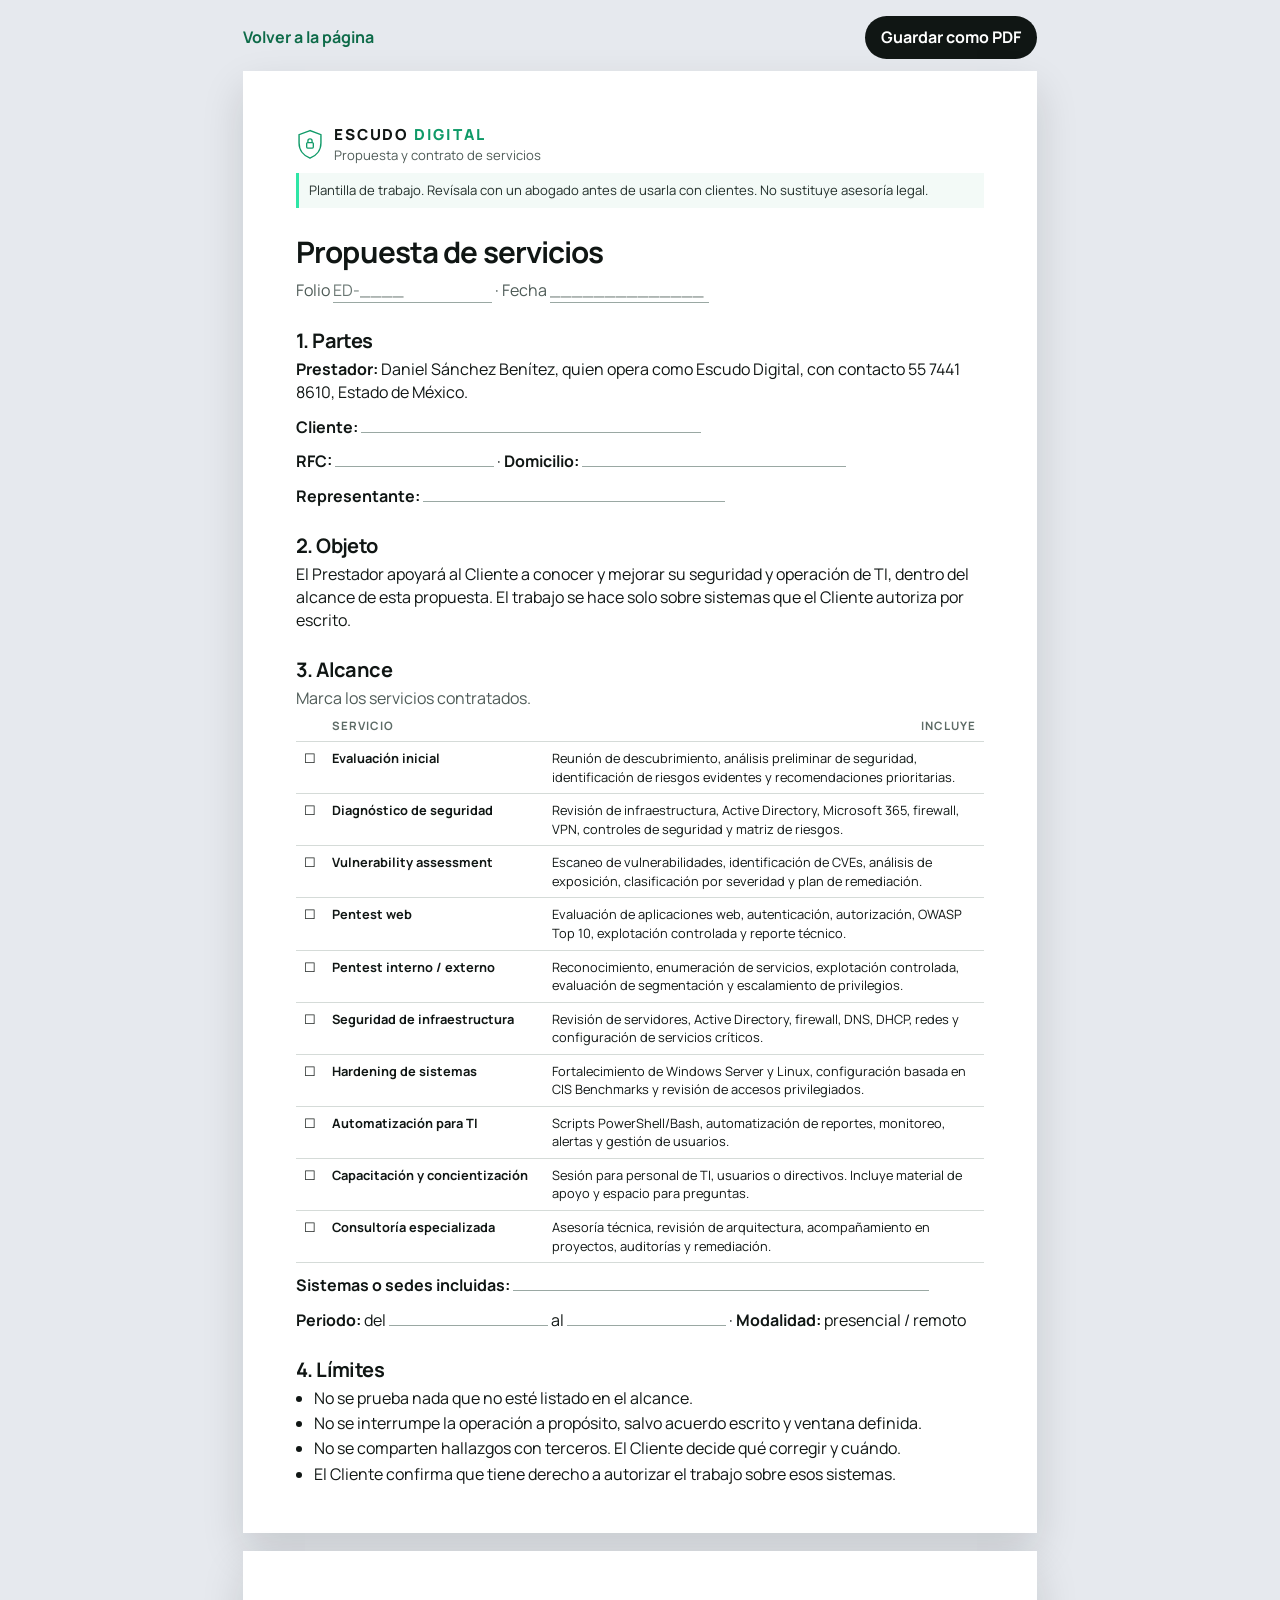
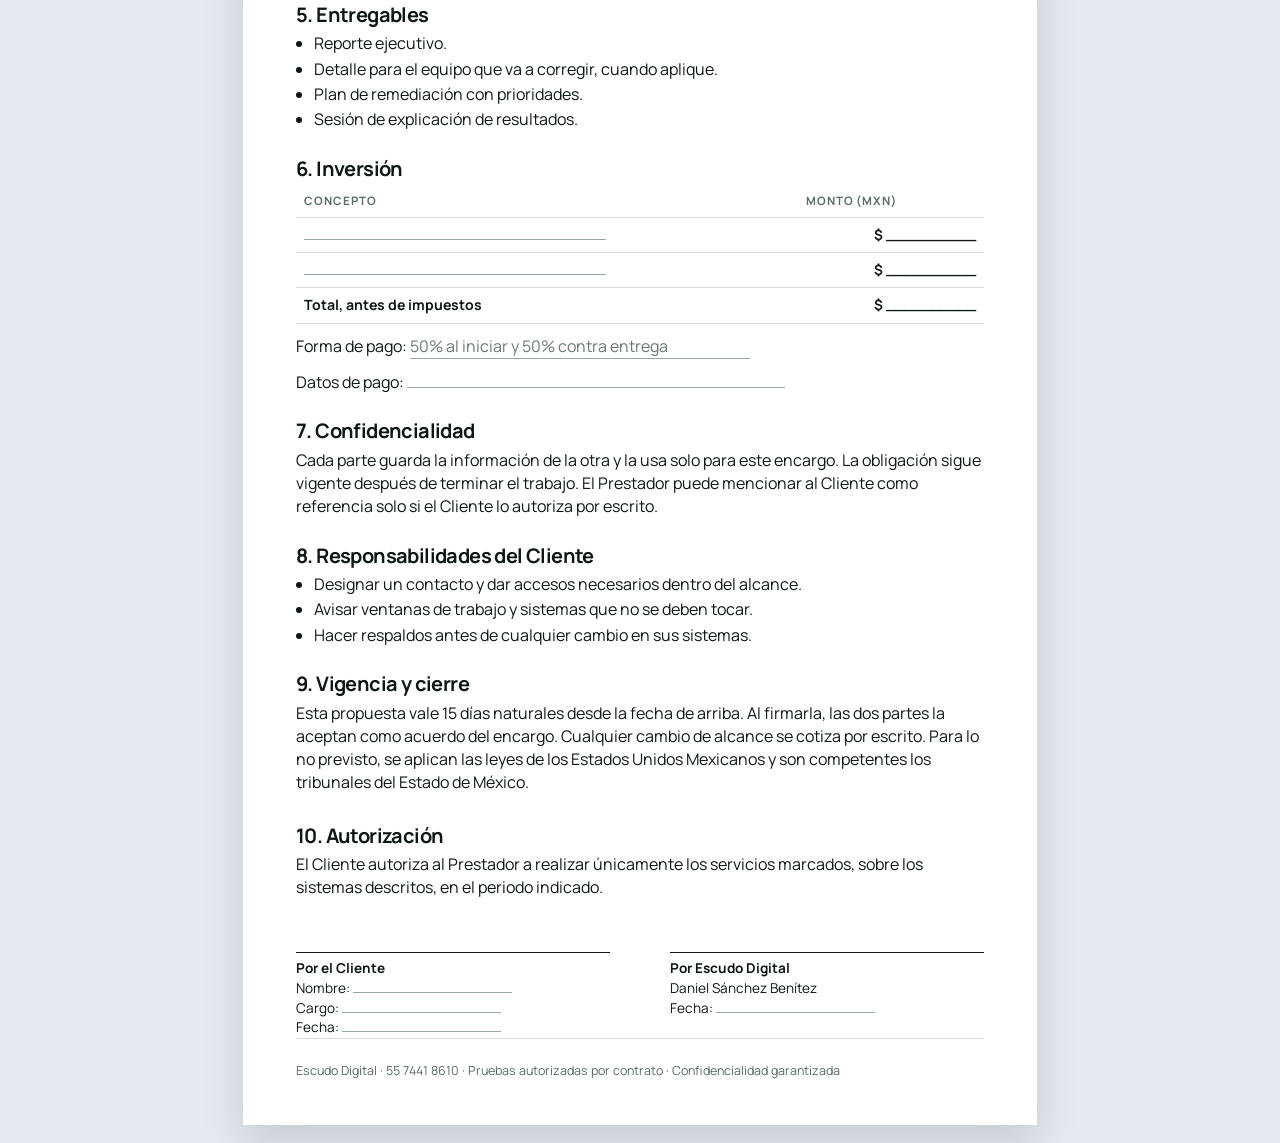
<file: propuesta.html>
<!DOCTYPE html>
<html lang="es">
<head>
  <meta charset="UTF-8">
  <meta name="viewport" content="width=device-width, initial-scale=1">
  <title>Propuesta y contrato · Escudo Digital</title>
  <link rel="icon" href="favicon.svg" type="image/svg+xml">
  <link rel="preconnect" href="https://fonts.googleapis.com">
  <link rel="preconnect" href="https://fonts.gstatic.com" crossorigin>
  <link href="https://fonts.googleapis.com/css2?family=IBM+Plex+Mono:wght@500&family=Manrope:wght@400;600;700;800&display=swap" rel="stylesheet">
  <link rel="stylesheet" href="css/documentos.css">
</head>
<body>
  <div class="toolbar">
    <a href="index.html">Volver a la página</a>
    <button type="button" onclick="window.print()">Guardar como PDF</button>
  </div>

  <article class="sheet flow">
    <header class="brand">
      <svg viewBox="0 0 32 36" fill="none" aria-hidden="true">
        <path d="M16 1.5 3.5 6.2v9.4c0 8.2 5.3 14.6 12.5 17.4 7.2-2.8 12.5-9.2 12.5-17.4V6.2L16 1.5Z" stroke="currentColor" stroke-width="1.6"/>
        <rect x="12.2" y="15.2" width="7.6" height="6.4" rx="1.2" stroke="currentColor" stroke-width="1.5"/>
        <path d="M13.6 15.2v-1.7a2.4 2.4 0 0 1 4.8 0v1.7" stroke="currentColor" stroke-width="1.5"/>
      </svg>
      <div>
        <p class="word">Escudo <span>Digital</span></p>
        <p class="tag">Propuesta y contrato de servicios</p>
      </div>
    </header>
    <p class="note">Plantilla de trabajo. Revísala con un abogado antes de usarla con clientes. No sustituye asesoría legal.</p>

    <h1 style="margin-top:7mm">Propuesta de servicios</h1>
    <p class="muted" style="margin-top:3mm">Folio <span class="blank">ED-____</span> · Fecha <span class="blank">______________</span></p>

    <h2 style="margin-top:7mm">1. Partes</h2>
    <p><strong>Prestador:</strong> Daniel Sánchez Benítez, quien opera como Escudo Digital, con contacto 55 7441 8610, Estado de México.</p>
    <p style="margin-top:3mm"><strong>Cliente:</strong> <span class="blank" style="min-width:90mm"></span></p>
    <p style="margin-top:3mm"><strong>RFC:</strong> <span class="blank"></span> · <strong>Domicilio:</strong> <span class="blank" style="min-width:70mm"></span></p>
    <p style="margin-top:3mm"><strong>Representante:</strong> <span class="blank" style="min-width:80mm"></span></p>

    <h2 style="margin-top:7mm">2. Objeto</h2>
    <p>El Prestador apoyará al Cliente a conocer y mejorar su seguridad y operación de TI, dentro del alcance de esta propuesta. El trabajo se hace solo sobre sistemas que el Cliente autoriza por escrito.</p>

    <h2 style="margin-top:7mm">3. Alcance</h2>
    <p class="muted">Marca los servicios contratados.</p>
    <table class="catalog services-only pick">
      <thead><tr><th></th><th>Servicio</th><th>Incluye</th></tr></thead>
      <tbody>
        <tr>
          <td>☐</td>
          <td><strong>Evaluación inicial</strong></td>
          <td>Reunión de descubrimiento, análisis preliminar de seguridad, identificación de riesgos evidentes y recomendaciones prioritarias.</td>
        </tr>
        <tr>
          <td>☐</td>
          <td><strong>Diagnóstico de seguridad</strong></td>
          <td>Revisión de infraestructura, Active Directory, Microsoft 365, firewall, VPN, controles de seguridad y matriz de riesgos.</td>
        </tr>
        <tr>
          <td>☐</td>
          <td><strong>Vulnerability assessment</strong></td>
          <td>Escaneo de vulnerabilidades, identificación de CVEs, análisis de exposición, clasificación por severidad y plan de remediación.</td>
        </tr>
        <tr>
          <td>☐</td>
          <td><strong>Pentest web</strong></td>
          <td>Evaluación de aplicaciones web, autenticación, autorización, OWASP Top 10, explotación controlada y reporte técnico.</td>
        </tr>
        <tr>
          <td>☐</td>
          <td><strong>Pentest interno / externo</strong></td>
          <td>Reconocimiento, enumeración de servicios, explotación controlada, evaluación de segmentación y escalamiento de privilegios.</td>
        </tr>
        <tr>
          <td>☐</td>
          <td><strong>Seguridad de infraestructura</strong></td>
          <td>Revisión de servidores, Active Directory, firewall, DNS, DHCP, redes y configuración de servicios críticos.</td>
        </tr>
        <tr>
          <td>☐</td>
          <td><strong>Hardening de sistemas</strong></td>
          <td>Fortalecimiento de Windows Server y Linux, configuración basada en CIS Benchmarks y revisión de accesos privilegiados.</td>
        </tr>
        <tr>
          <td>☐</td>
          <td><strong>Automatización para TI</strong></td>
          <td>Scripts PowerShell/Bash, automatización de reportes, monitoreo, alertas y gestión de usuarios.</td>
        </tr>
        <tr>
          <td>☐</td>
          <td><strong>Capacitación y concientización</strong></td>
          <td>Sesión para personal de TI, usuarios o directivos. Incluye material de apoyo y espacio para preguntas.</td>
        </tr>
        <tr>
          <td>☐</td>
          <td><strong>Consultoría especializada</strong></td>
          <td>Asesoría técnica, revisión de arquitectura, acompañamiento en proyectos, auditorías y remediación.</td>
        </tr>
      </tbody>
    </table>
    <p style="margin-top:3mm"><strong>Sistemas o sedes incluidas:</strong> <span class="blank" style="min-width:110mm"></span></p>
    <p style="margin-top:3mm"><strong>Periodo:</strong> del <span class="blank"></span> al <span class="blank"></span> · <strong>Modalidad:</strong> presencial / remoto</p>

    <h2 style="margin-top:7mm">4. Límites</h2>
    <ul class="clean">
      <li>No se prueba nada que no esté listado en el alcance.</li>
      <li>No se interrumpe la operación a propósito, salvo acuerdo escrito y ventana definida.</li>
      <li>No se comparten hallazgos con terceros. El Cliente decide qué corregir y cuándo.</li>
      <li>El Cliente confirma que tiene derecho a autorizar el trabajo sobre esos sistemas.</li>
    </ul>
  </article>

  <article class="sheet flow">
    <h2>5. Entregables</h2>
    <ul class="clean">
      <li>Reporte ejecutivo.</li>
      <li>Detalle para el equipo que va a corregir, cuando aplique.</li>
      <li>Plan de remediación con prioridades.</li>
      <li>Sesión de explicación de resultados.</li>
    </ul>

    <h2 style="margin-top:7mm">6. Inversión</h2>
    <table>
      <thead><tr><th>Concepto</th><th>Monto (MXN)</th></tr></thead>
      <tbody>
        <tr><td><span class="blank" style="min-width:80mm"></span></td><td class="money">$ __________</td></tr>
        <tr><td><span class="blank" style="min-width:80mm"></span></td><td class="money">$ __________</td></tr>
        <tr><td><strong>Total, antes de impuestos</strong></td><td class="money">$ __________</td></tr>
      </tbody>
    </table>
    <p style="margin-top:3mm">Forma de pago: <span class="blank" style="min-width:90mm">50% al iniciar y 50% contra entrega</span></p>
    <p style="margin-top:3mm">Datos de pago: <span class="blank" style="min-width:100mm"></span></p>

    <h2 style="margin-top:7mm">7. Confidencialidad</h2>
    <p>Cada parte guarda la información de la otra y la usa solo para este encargo. La obligación sigue vigente después de terminar el trabajo. El Prestador puede mencionar al Cliente como referencia solo si el Cliente lo autoriza por escrito.</p>

    <h2 style="margin-top:7mm">8. Responsabilidades del Cliente</h2>
    <ul class="clean">
      <li>Designar un contacto y dar accesos necesarios dentro del alcance.</li>
      <li>Avisar ventanas de trabajo y sistemas que no se deben tocar.</li>
      <li>Hacer respaldos antes de cualquier cambio en sus sistemas.</li>
    </ul>

    <h2 style="margin-top:7mm">9. Vigencia y cierre</h2>
    <p>Esta propuesta vale 15 días naturales desde la fecha de arriba. Al firmarla, las dos partes la aceptan como acuerdo del encargo. Cualquier cambio de alcance se cotiza por escrito. Para lo no previsto, se aplican las leyes de los Estados Unidos Mexicanos y son competentes los tribunales del Estado de México.</p>

    <h2 style="margin-top:8mm">10. Autorización</h2>
    <p>El Cliente autoriza al Prestador a realizar únicamente los servicios marcados, sobre los sistemas descritos, en el periodo indicado.</p>

    <div class="sign">
      <div>
        <strong>Por el Cliente</strong><br>
        Nombre: <span class="blank"></span><br>
        Cargo: <span class="blank"></span><br>
        Fecha: <span class="blank"></span>
      </div>
      <div>
        <strong>Por Escudo Digital</strong><br>
        Daniel Sánchez Benítez<br>
        Fecha: <span class="blank"></span>
      </div>
    </div>
    <p class="foot">Escudo Digital · 55 7441 8610 · Pruebas autorizadas por contrato · Confidencialidad garantizada</p>
  </article>
</body>
</html>
</file>
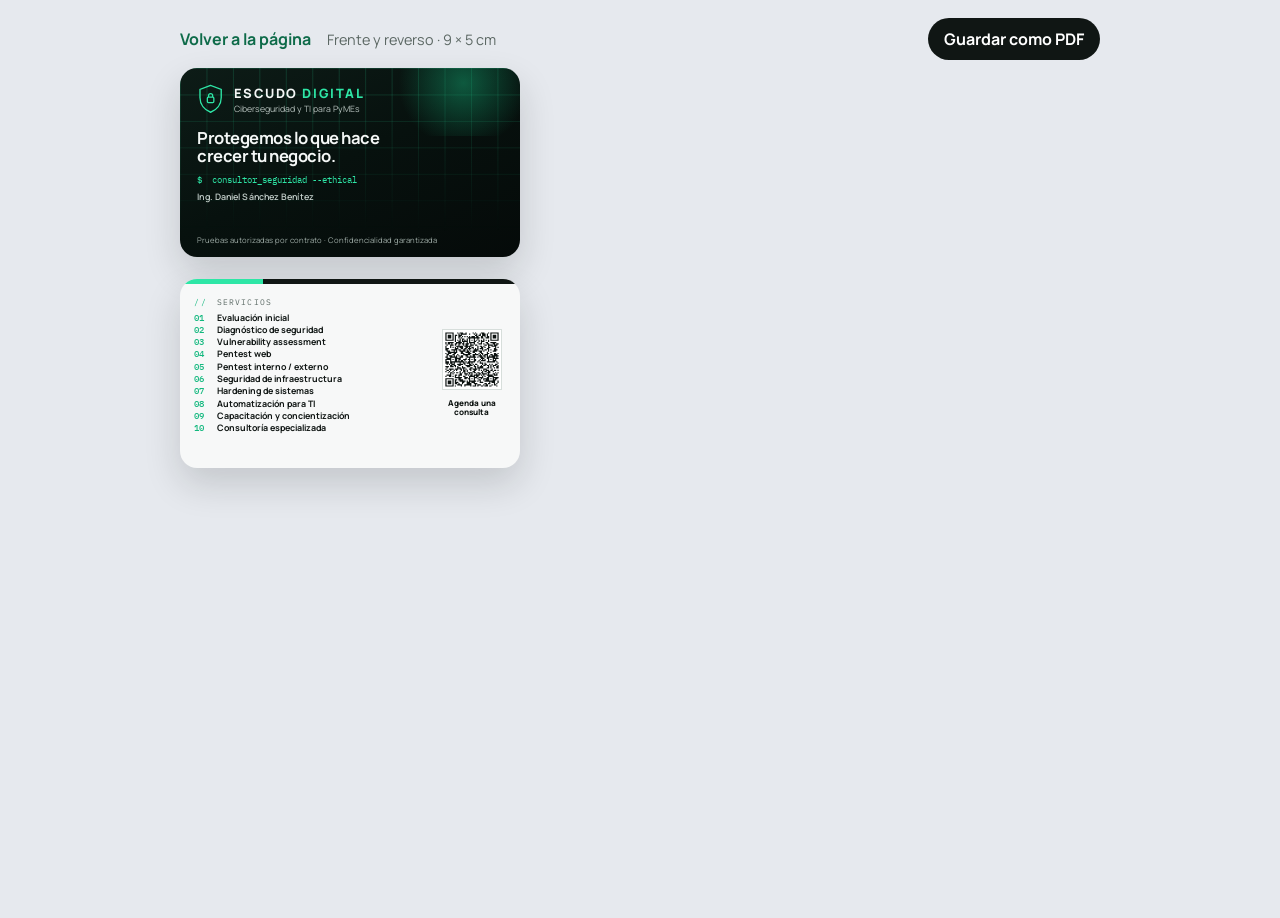
<file: tarjeta.html>
<!DOCTYPE html>
<html lang="es">
<head>
  <meta charset="UTF-8">
  <meta name="viewport" content="width=device-width, initial-scale=1">
  <title>Tarjeta de presentación · Escudo Digital</title>
  <link rel="icon" href="favicon.svg" type="image/svg+xml">
  <link rel="preconnect" href="https://fonts.googleapis.com">
  <link rel="preconnect" href="https://fonts.gstatic.com" crossorigin>
  <link href="https://fonts.googleapis.com/css2?family=IBM+Plex+Mono:wght@500&family=Manrope:wght@500;700;800&display=swap" rel="stylesheet">
  <link rel="stylesheet" href="css/tarjeta.css">
</head>
<body>
  <div class="toolbar">
    <a href="index.html">Volver a la página</a>
    <p>Frente y reverso · 9 × 5 cm</p>
    <button type="button" onclick="window.print()">Guardar como PDF</button>
  </div>

  <main>
    <section class="card front" aria-label="Frente">
      <div class="grid" aria-hidden="true"></div>
      <div class="glow" aria-hidden="true"></div>
      <header>
        <svg viewBox="0 0 32 36" fill="none" aria-hidden="true">
          <path d="M16 1.5 3.5 6.2v9.4c0 8.2 5.3 14.6 12.5 17.4 7.2-2.8 12.5-9.2 12.5-17.4V6.2L16 1.5Z" stroke="currentColor" stroke-width="1.6"/>
          <rect x="12.2" y="15.2" width="7.6" height="6.4" rx="1.2" stroke="currentColor" stroke-width="1.5"/>
          <path d="M13.6 15.2v-1.7a2.4 2.4 0 0 1 4.8 0v1.7" stroke="currentColor" stroke-width="1.5"/>
        </svg>
        <div>
          <p class="word">Escudo <span>Digital</span></p>
          <p class="tag">Ciberseguridad y TI para PyMEs</p>
        </div>
      </header>
      <h1>Protegemos lo que hace crecer tu negocio.</h1>
      <p class="prompt"><span>$</span> consultor_seguridad --ethical</p>
      <p class="name">Ing. Daniel Sánchez Benítez</p>
      <footer>Pruebas autorizadas por contrato · Confidencialidad garantizada</footer>
    </section>

    <section class="card back" aria-label="Reverso">
      <p class="kicker"><span>//</span> Servicios</p>
      <div class="back-body">
        <ol>
          <li><span>01</span> Evaluación inicial</li>
          <li><span>02</span> Diagnóstico de seguridad</li>
          <li><span>03</span> Vulnerability assessment</li>
          <li><span>04</span> Pentest web</li>
          <li><span>05</span> Pentest interno / externo</li>
          <li><span>06</span> Seguridad de infraestructura</li>
          <li><span>07</span> Hardening de sistemas</li>
          <li><span>08</span> Automatización para TI</li>
          <li><span>09</span> Capacitación y concientización</li>
          <li><span>10</span> Consultoría especializada</li>
        </ol>
        <div class="qr">
          <img src="qr.svg" width="78" height="78" alt="Código QR para agendar una consulta">
          <p>Agenda una consulta</p>
        </div>
      </div>
    </section>
  </main>
  <script>
    const lado = new URLSearchParams(location.search).get("lado");
    if (lado === "frente" || lado === "reverso") {
      document.body.classList.add("shot", lado === "frente" ? "shot-front" : "shot-back");
    }
  </script>
</body>
</html>
</file>
<file: css/styles.css>
:root {
  --bg: #e6e9ee;
  --ink: #101614;
  --card: #07110e;
  --green: #2ee6a6;
  --green-dim: #14c98c;
  --muted: #8d9894;
  --paper: #f6f7f8;
  --line: rgba(46, 230, 166, 0.16);
  --shadow: 0 22px 50px rgba(16, 24, 22, 0.16);
  --radius: 22px;
  --sans: "Manrope", "Segoe UI", sans-serif;
  --mono: "IBM Plex Mono", ui-monospace, monospace;
}

* { box-sizing: border-box; }
html { scroll-behavior: smooth; }
body {
  margin: 0;
  min-height: 100vh;
  background:
    radial-gradient(900px 420px at 50% -10%, #f4f6f8, transparent 60%),
    var(--bg);
  color: var(--ink);
  font-family: var(--sans);
  font-size: 16px;
  line-height: 1.5;
}

a { color: inherit; text-decoration: none; }
button, input, textarea { font: inherit; }

.page {
  width: min(1080px, calc(100% - 32px));
  margin: 0 auto;
  padding: 22px 0 48px;
}

.cover {
  margin: 18px 0;
  border-radius: var(--radius);
  overflow: hidden;
  box-shadow: var(--shadow);
  background: var(--card);
}
.cover p {
  margin: 0;
  padding: 22px 36px 26px;
  color: #d7e4df;
  font-size: 1.4rem;
  line-height: 1.45;
  letter-spacing: -0.02em;
  animation: alert-fade 4.6s ease-in-out infinite;
}
@keyframes alert-fade {
  0%, 16% { opacity: 0; }
  30%, 70% { opacity: 1; }
  84%, 100% { opacity: 0; }
}
@media (prefers-reduced-motion: reduce) {
  .cover p { animation: none; }
}
.cover img {
  display: block;
  width: 100%;
  height: auto;
}

.nav {
  display: flex;
  align-items: center;
  gap: 18px;
  margin-bottom: 18px;
}
.brand {
  display: flex;
  align-items: center;
  gap: 10px;
  font-weight: 700;
  letter-spacing: 0.01em;
}
.brand em { font-style: normal; color: #0e9a68; }
.nav-links {
  display: flex;
  gap: 18px;
  margin-left: auto;
  color: #3d4945;
  font-size: 0.92rem;
  font-weight: 600;
}
.nav-links a:hover { color: #0b7a52; }
.nav-cta, .btn {
  display: inline-flex;
  align-items: center;
  justify-content: center;
  border-radius: 999px;
  padding: 10px 16px;
  font-weight: 700;
  border: 0;
  cursor: pointer;
}
.nav-cta, .btn.primary {
  background: var(--ink);
  color: #f4fffb;
}
.nav-cta:hover, .btn.primary:hover { background: #1a2a24; }
.btn.ghost {
  background: transparent;
  color: #d7efe6;
  border: 1px solid rgba(215, 239, 230, 0.35);
}
.btn.ghost:hover { border-color: var(--green); color: white; }
.btn.full { width: 100%; }

.shield {
  width: 28px;
  height: 32px;
  color: var(--green);
  display: grid;
  place-items: center;
}
.shield svg { width: 100%; height: 100%; }
.shield.lg { width: 46px; height: 52px; }

.card-dark, .card-light, .process {
  border-radius: var(--radius);
  box-shadow: var(--shadow);
}
.card-dark {
  position: relative;
  overflow: hidden;
  background: linear-gradient(160deg, #0c1a16 0%, #07110e 42%, #050a09 100%);
  color: #f4f7f6;
}
.grid {
  position: absolute;
  inset: 0;
  background-image:
    linear-gradient(var(--line) 1px, transparent 1px),
    linear-gradient(90deg, var(--line) 1px, transparent 1px);
  background-size: 42px 42px;
  mask-image: linear-gradient(180deg, #000 20%, transparent 95%);
  pointer-events: none;
}
.glow {
  position: absolute;
  width: 420px;
  height: 280px;
  right: -40px;
  top: -80px;
  background: radial-gradient(circle, rgba(20, 160, 110, 0.45), transparent 68%);
  pointer-events: none;
}

.hero-inner, .contact-inner { position: relative; padding: 42px 48px 46px; }
.identity { display: flex; align-items: center; gap: 14px; }
.logo-word {
  margin: 0;
  font-size: 1.35rem;
  font-weight: 800;
  letter-spacing: 0.14em;
  text-transform: uppercase;
}
.logo-word span { color: var(--green); }
.tagline { margin: 2px 0 0; color: #b7c2be; font-size: 0.95rem; }

.hero h1 {
  margin: 34px 0 12px;
  font-size: clamp(2.1rem, 4.6vw, 3.35rem);
  line-height: 1.05;
  letter-spacing: -0.03em;
  max-width: 18ch;
}
.prompt {
  margin: 0;
  font-family: var(--mono);
  color: var(--green);
  font-size: 1.02rem;
  min-height: 1.6em;
}
.prompt-mark { margin-right: 8px; }
.caret {
  display: inline-block;
  width: 9px;
  height: 1.05em;
  margin-left: 3px;
  background: var(--green);
  vertical-align: -2px;
  animation: blink 1.05s steps(1) infinite;
}
@keyframes blink { 50% { opacity: 0; } }

.hero-kicker { margin-top: 28px; color: #9fb0aa; }
.lead {
  max-width: 62ch;
  color: #c5d0cc;
  margin: 10px 0 0;
}

.contacts {
  list-style: none;
  padding: 0;
  margin: 26px 0 0;
  display: grid;
  gap: 10px;
}
.contacts a, .contacts li {
  display: flex;
  align-items: center;
  gap: 10px;
  color: #e7eeeb;
  font-weight: 650;
}
.contacts a:hover { color: white; }
.icon {
  width: 28px;
  height: 28px;
  border-radius: 50%;
  display: grid;
  place-items: center;
  flex: none;
}
.icon svg { width: 16px; height: 16px; }
.icon.wa { background: #16382c; color: var(--green); }
.icon.pin { background: transparent; color: #9aa8a3; width: 28px; }

.hero-actions { display: flex; gap: 12px; margin-top: 28px; flex-wrap: wrap; }

.services {
  margin-top: 18px;
  background: var(--paper);
  border-top: 7px solid #101614;
  position: relative;
  padding: 28px 36px 18px;
}
.services::before {
  content: "";
  position: absolute;
  left: 0;
  top: -7px;
  width: 148px;
  height: 7px;
  background: var(--green);
}
.kicker {
  margin: 0;
  font-family: var(--mono);
  letter-spacing: 0.18em;
  text-transform: uppercase;
  font-size: 0.82rem;
  color: #5d6b66;
  font-weight: 500;
}
.kicker span { color: var(--green-dim); margin-right: 6px; }
.kicker.light, .contact .kicker { color: #9fb0aa; }

.services-layout {
  display: grid;
  grid-template-columns: 1fr 240px;
  gap: 28px;
  align-items: start;
  margin-top: 18px;
}
.service-list {
  list-style: none;
  margin: 0;
  padding: 0;
  display: grid;
  gap: 4px;
}
.service-list > li {
  display: grid;
  grid-template-columns: 42px 1fr;
  gap: 12px;
  padding: 12px 8px;
  border-radius: 12px;
}
.service-list > li:hover { background: #eef3f1; }
.service-list .includes {
  margin: 10px 0 0;
  font-family: var(--mono);
  font-size: 0.75rem;
  letter-spacing: 0.12em;
  text-transform: uppercase;
  color: var(--green-dim);
}
.service-detail {
  list-style: none;
  margin: 6px 0 0;
  padding: 0;
}
.service-detail li {
  position: relative;
  padding: 5px 0 5px 16px;
  color: #24302c;
  font-size: 0.92rem;
}
.service-detail li::before {
  content: "";
  position: absolute;
  left: 0;
  top: 0.72em;
  width: 6px;
  height: 6px;
  border-radius: 50%;
  background: var(--green-dim);
}
.service-list span {
  color: var(--green-dim);
  font-family: var(--mono);
  font-weight: 500;
  padding-top: 2px;
}
.service-list h2 {
  margin: 0;
  font-size: 1.05rem;
  letter-spacing: -0.02em;
}
.service-list p {
  margin: 4px 0 0;
  color: #4e5b57;
  font-size: 0.95rem;
}

.agenda {
  text-align: center;
  padding-top: 8px;
}
.agenda img {
  width: 168px;
  height: 168px;
  border: 1px solid #d7dedb;
  border-radius: 8px;
  background: white;
}
.agenda p {
  margin: 10px 0 14px;
  font-weight: 800;
  letter-spacing: -0.02em;
  line-height: 1.2;
}

.fineprint {
  margin: 22px 0 8px;
  padding-top: 14px;
  border-top: 1px solid #d5dbd8;
  font-size: 0.86rem;
  color: #3c4743;
}
.fineprint strong { color: #121816; }

.why {
  margin-top: 18px;
  padding: 32px 40px 28px;
  background: #fbfcfc;
  border-radius: var(--radius);
  box-shadow: var(--shadow);
}
.why h2 {
  margin: 10px 0 16px;
  font-size: clamp(1.7rem, 3vw, 2.3rem);
  letter-spacing: -0.03em;
  line-height: 1.1;
}
.why ul {
  list-style: none;
  margin: 0;
  padding: 0;
  display: grid;
  gap: 10px;
}
.why li {
  display: flex;
  align-items: flex-start;
  gap: 10px;
  font-weight: 650;
}
.why li::before {
  content: "";
  width: 18px;
  height: 18px;
  margin-top: 2px;
  flex: none;
  border-radius: 50%;
  background: var(--green) url("data:image/svg+xml,%3Csvg xmlns='http://www.w3.org/2000/svg' viewBox='0 0 16 16'%3E%3Cpath fill='none' stroke='%2307110e' stroke-width='2' d='M3.5 8.2 6.4 11 12.5 4.8'/%3E%3C/svg%3E") center / 14px no-repeat;
}

.process {
  margin-top: 18px;
  padding: 36px 40px 32px;
  background: #fbfcfc;
  display: grid;
  grid-template-columns: 0.85fr 1.15fr;
  gap: 28px;
}
.process h2, .contact h2 {
  margin: 10px 0 8px;
  font-size: clamp(1.7rem, 3vw, 2.3rem);
  letter-spacing: -0.03em;
  line-height: 1.1;
}
.process-copy p:last-child { color: #4c5854; margin: 0; }
.steps {
  list-style: none;
  margin: 0;
  padding: 0;
  display: grid;
  grid-template-columns: 1fr 1fr;
  gap: 16px;
}
.steps li {
  padding: 14px 14px 6px;
  border-top: 2px solid #101614;
}
.steps span {
  font-family: var(--mono);
  color: var(--green-dim);
  font-size: 0.85rem;
}
.steps h3 { margin: 6px 0 4px; font-size: 1.05rem; }
.steps p { margin: 0 0 8px; color: #4e5b57; font-size: 0.92rem; }

.contact { margin-top: 18px; }
.contact-inner { max-width: none; }
.contact p { color: #c5d0cc; max-width: 52ch; }
.contact .mail { margin-top: 14px; }
.contact .mail a { color: var(--green); font-weight: 700; }
.contact-split {
  margin-top: 22px;
  display: grid;
  grid-template-columns: minmax(0, 1fr) minmax(240px, 300px);
  gap: 28px 36px;
  align-items: center;
}
.consult {
  margin-top: 0;
  display: grid;
  grid-template-columns: 1fr 1fr;
  gap: 12px 14px;
}
.consult label {
  display: grid;
  gap: 6px;
  font-size: 0.82rem;
  font-weight: 700;
  letter-spacing: 0.04em;
  text-transform: uppercase;
  color: #b7c4bf;
}
.consult .wide { grid-column: 1 / -1; }
.consult input, .consult textarea {
  width: 100%;
  border: 1px solid rgba(255, 255, 255, 0.12);
  background: rgba(4, 10, 8, 0.55);
  color: white;
  border-radius: 12px;
  padding: 12px 12px;
  text-transform: none;
  letter-spacing: 0;
  font-weight: 500;
  font-size: 1rem;
}
.consult input:focus, .consult textarea:focus {
  outline: 2px solid rgba(46, 230, 166, 0.7);
  border-color: transparent;
}
.consult button { justify-self: start; }
.form-status {
  grid-column: 1 / -1;
  margin: 4px 0 0;
  color: var(--green);
  font-weight: 700;
  letter-spacing: 0;
  text-transform: none;
  font-size: 1rem;
}
.assurances {
  list-style: none;
  margin: 0;
  padding: 0;
  display: grid;
  gap: 12px;
}
.assurances li {
  display: flex;
  align-items: flex-start;
  gap: 10px;
  color: #e7eeeb;
  font-weight: 650;
}
.assurances li::before {
  content: "";
  width: 18px;
  height: 18px;
  margin-top: 1px;
  flex: none;
  border-radius: 50%;
  background: var(--green) url("data:image/svg+xml,%3Csvg xmlns='http://www.w3.org/2000/svg' viewBox='0 0 16 16'%3E%3Cpath fill='none' stroke='%2307110e' stroke-width='2' d='M3.5 8.2 6.4 11 12.5 4.8'/%3E%3C/svg%3E") center / 14px no-repeat;
}

footer {
  display: flex;
  justify-content: space-between;
  gap: 12px;
  flex-wrap: wrap;
  margin-top: 18px;
  color: #5c6864;
  font-size: 0.86rem;
}
footer p { margin: 0; }
footer a { color: #0e7a52; font-weight: 700; }

@media (max-width: 820px) {
  .nav-links { display: none; }
  .hero-inner, .contact-inner, .services, .why, .process, .cover p { padding-left: 22px; padding-right: 22px; }
  .services-layout, .process, .consult, .contact-split { grid-template-columns: 1fr; }
  .agenda { display: grid; justify-items: center; }
  .steps { grid-template-columns: 1fr; }
  .hero h1 { max-width: none; }
}
</file>
<file: css/documentos.css>
:root {
  --ink: #101614;
  --card: #07110e;
  --green: #2ee6a6;
  --green-dim: #0f9a68;
  --paper: #f7f8f8;
  --muted: #4e5b57;
  --line: #d5dbd8;
  --sans: "Manrope", "Segoe UI", sans-serif;
  --mono: "IBM Plex Mono", ui-monospace, monospace;
}
* { box-sizing: border-box; }
body {
  margin: 0;
  background: #e6e9ee;
  color: var(--ink);
  font-family: var(--sans);
  line-height: 1.45;
}
button, a { font: inherit; }
.toolbar {
  width: min(210mm, calc(100% - 24px));
  margin: 16px auto 12px;
  display: flex;
  justify-content: space-between;
  align-items: center;
  gap: 12px;
}
.toolbar a { color: #0e6b49; font-weight: 700; text-decoration: none; }
.toolbar button {
  border: 0;
  border-radius: 999px;
  background: var(--ink);
  color: white;
  font-weight: 700;
  padding: 10px 16px;
  cursor: pointer;
}
.sheet {
  width: min(210mm, calc(100% - 24px));
  min-height: 297mm;
  margin: 0 auto 18px;
  background: white;
  box-shadow: 0 18px 40px rgba(16, 24, 22, 0.14);
  padding: 14mm 14mm 12mm;
  position: relative;
}
.sheet.tight { padding: 12mm 12mm 10mm; }
.kicker {
  margin: 0;
  font-family: var(--mono);
  letter-spacing: 0.14em;
  text-transform: uppercase;
  font-size: 0.72rem;
  color: #5d6b66;
}
.kicker span { color: var(--green-dim); margin-right: 6px; }
h1, h2, h3 { letter-spacing: -0.03em; line-height: 1.12; }
h1 { margin: 4px 0 0; font-size: 1.85rem; }
h2 { margin: 0 0 6px; font-size: 1.25rem; }
h3 { margin: 0; font-size: 1rem; }
p { margin: 0; }
.muted { color: var(--muted); }
.brand {
  display: flex;
  align-items: center;
  gap: 10px;
}
.brand svg { width: 28px; height: 32px; color: var(--green-dim); }
.word {
  margin: 0;
  font-weight: 800;
  letter-spacing: 0.12em;
  text-transform: uppercase;
  font-size: 0.95rem;
}
.word span { color: var(--green-dim); }
.tag { margin: 0; color: var(--muted); font-size: 0.82rem; }
.pitch { margin: 8mm 0 0; font-size: 1.02rem; max-width: 68ch; }
.note {
  margin-top: 8px;
  padding: 8px 10px;
  background: #f3faf7;
  border-left: 3px solid var(--green);
  font-size: 0.82rem;
  color: #24302c;
}
table { width: 100%; border-collapse: collapse; font-size: 0.88rem; }
th, td { text-align: left; padding: 7px 8px; border-bottom: 1px solid var(--line); vertical-align: top; }
th { font-size: 0.72rem; letter-spacing: 0.08em; text-transform: uppercase; color: #5d6b66; }
.money { font-variant-numeric: tabular-nums; font-weight: 700; white-space: nowrap; text-align: right; }
.catalog th:last-child, .catalog td.money { text-align: right; }
.catalog td:first-child { width: 32%; }
.catalog td:last-child { width: 24%; }
.catalog.services-only td:first-child { width: 34%; }
.catalog.services-only td:last-child { width: auto; text-align: left; }
.catalog.services-only.pick td:first-child { width: 1.6rem; }
.catalog.services-only.pick td:nth-child(2) { width: 32%; }
.catalog { font-size: 0.8rem; }
.blank {
  display: inline-block;
  min-width: 42mm;
  border-bottom: 1px solid #9aa8a3;
  color: #6b7874;
}
ul.clean, ol.clean { margin: 6px 0 0; padding-left: 18px; }
ul.clean li, ol.clean li { margin: 2px 0; }
.sign {
  display: grid;
  grid-template-columns: 1fr 1fr;
  gap: 16mm;
  margin-top: 14mm;
}
.sign div { border-top: 1px solid var(--ink); padding-top: 6px; font-size: 0.85rem; }
.foot {
  margin-top: auto;
  padding-top: 6mm;
  border-top: 1px solid var(--line);
  color: #5c6864;
  font-size: 0.78rem;
}
@page { size: A4; margin: 0; }
@media print {
  body { background: white; }
  .toolbar { display: none; }
  .sheet {
    width: 210mm;
    min-height: 297mm;
    height: 297mm;
    margin: 0;
    box-shadow: none;
    page-break-after: always;
    break-after: page;
    overflow: hidden;
  }
  .sheet.flow { height: auto; overflow: visible; }
}
</file>
<file: css/folleto.css>
:root {
  --ink: #101614;
  --card: #07110e;
  --green: #2ee6a6;
  --green-dim: #14c98c;
  --paper: #f7f8f8;
  --muted: #4e5b57;
  --sans: "Manrope", "Segoe UI", sans-serif;
  --mono: "IBM Plex Mono", ui-monospace, monospace;
}

* { box-sizing: border-box; }
body {
  margin: 0;
  background: #e6e9ee;
  color: var(--ink);
  font-family: var(--sans);
  line-height: 1.45;
}
button, a { font: inherit; }
.toolbar {
  width: min(210mm, calc(100% - 24px));
  margin: 16px auto 12px;
  display: flex;
  justify-content: space-between;
  align-items: center;
}
.toolbar a { color: #0e6b49; font-weight: 700; text-decoration: none; }
.toolbar button {
  border: 0;
  border-radius: 999px;
  background: var(--ink);
  color: white;
  font-weight: 700;
  padding: 10px 16px;
  cursor: pointer;
}

.sheet {
  width: min(210mm, calc(100% - 24px));
  min-height: 297mm;
  margin: 0 auto 18px;
  position: relative;
  overflow: hidden;
  background: white;
  box-shadow: 0 18px 40px rgba(16, 24, 22, 0.14);
}
.cover {
  background: linear-gradient(165deg, #0c1a16 0%, #07110e 46%, #050a09 100%);
  color: #f4f7f6;
  padding: 22mm 18mm 16mm;
  display: flex;
  flex-direction: column;
}
.grid {
  position: absolute;
  inset: 0;
  background-image:
    linear-gradient(rgba(46, 230, 166, 0.14) 1px, transparent 1px),
    linear-gradient(90deg, rgba(46, 230, 166, 0.14) 1px, transparent 1px);
  background-size: 14mm 14mm;
  mask-image: linear-gradient(#000 15%, transparent 92%);
  pointer-events: none;
}
.glow {
  position: absolute;
  width: 90mm;
  height: 70mm;
  right: -10mm;
  top: -16mm;
  background: radial-gradient(circle, rgba(20, 160, 110, 0.45), transparent 68%);
  pointer-events: none;
}
.cover-brand, .cover h1, .prompt, .kicker, .lead, .facts, .cover-foot { position: relative; }
.cover-brand { display: flex; gap: 12px; align-items: center; }
.shield { width: 42px; height: 48px; color: var(--green); }
.word {
  margin: 0;
  font-weight: 800;
  letter-spacing: 0.14em;
  text-transform: uppercase;
  font-size: 1.25rem;
}
.word span { color: var(--green); }
.tag { margin: 2px 0 0; color: #b7c2be; }
.cover h1 {
  margin: 28mm 0 8px;
  font-size: 2.5rem;
  line-height: 1.05;
  letter-spacing: -0.03em;
  max-width: 12ch;
}
.prompt {
  margin: 22mm 0 0;
  color: var(--green);
  font-family: var(--mono);
  font-size: 0.98rem;
}
.prompt span { margin-right: 8px; }
.kicker {
  margin: 18mm 0 0;
  font-family: var(--mono);
  letter-spacing: 0.16em;
  text-transform: uppercase;
  font-size: 0.75rem;
  color: #9fb0aa;
}
.kicker span { color: var(--green); margin-right: 6px; }
.kicker.dark { color: #5d6b66; margin: 0; }
.kicker.dark span { color: var(--green-dim); }
.lead {
  margin: 8px 0 0;
  max-width: 58ch;
  color: #d5e0dc;
  font-size: 1.05rem;
}
.facts {
  list-style: none;
  padding: 0;
  margin: auto 0 0;
  display: grid;
  gap: 4px;
}
.facts strong { font-size: 1.15rem; }
.cover-foot {
  margin-top: 10mm;
  padding-top: 4mm;
  border-top: 1px solid rgba(255, 255, 255, 0.14);
  color: #b7c2be;
  font-size: 0.82rem;
}
.cover-foot p { margin: 0; }

.services, .close { padding: 14mm 14mm 12mm; background: var(--paper); }
.sheet-head h2, .close h2 {
  margin: 6px 0 0;
  font-size: 1.7rem;
  letter-spacing: -0.03em;
  line-height: 1.1;
}
.services ol {
  list-style: none;
  margin: 8mm 0 0;
  padding: 0;
  display: grid;
  gap: 5mm;
}
.services > ol > li {
  display: grid;
  grid-template-columns: 12mm 1fr;
  gap: 3mm;
}
.services > ol > li > span, .steps span {
  font-family: var(--mono);
  color: var(--green-dim);
  font-weight: 500;
}
.services h3, .steps h3 { margin: 0; font-size: 1.02rem; }
.services p, .steps p, .close > section > p { margin: 3px 0 0; color: var(--muted); font-size: 0.92rem; }
.includes {
  margin-top: 6px !important;
  font-family: var(--mono);
  font-size: 0.68rem !important;
  letter-spacing: 0.12em;
  text-transform: uppercase;
  color: var(--green-dim) !important;
}
.services ul {
  list-style: none;
  margin: 3px 0 0;
  padding: 0;
  display: grid;
  grid-template-columns: 1fr 1fr;
  gap: 2px 8px;
}
.services ul li {
  position: relative;
  padding-left: 12px;
  font-size: 0.84rem;
}
.services ul li::before {
  content: "";
  position: absolute;
  left: 0;
  top: 0.55em;
  width: 5px;
  height: 5px;
  border-radius: 50%;
  background: var(--green-dim);
}

.close { display: flex; flex-direction: column; gap: 9mm; }
.checks { list-style: none; margin: 5mm 0 0; padding: 0; display: grid; gap: 2.5mm; }
.checks li { display: flex; gap: 8px; align-items: flex-start; font-weight: 700; }
.checks li::before {
  content: "";
  width: 16px;
  height: 16px;
  margin-top: 2px;
  flex: none;
  border-radius: 50%;
  background: var(--green) url("data:image/svg+xml,%3Csvg xmlns='http://www.w3.org/2000/svg' viewBox='0 0 16 16'%3E%3Cpath fill='none' stroke='%2307110e' stroke-width='2' d='M3.5 8.2 6.4 11 12.5 4.8'/%3E%3C/svg%3E") center / 13px no-repeat;
}
.steps {
  list-style: none;
  margin: 5mm 0 0;
  padding: 0;
  display: grid;
  grid-template-columns: 1fr 1fr;
  gap: 4mm;
}
.steps li {
  display: grid;
  grid-template-columns: 10mm 1fr;
  gap: 2mm;
  border-top: 2px solid var(--ink);
  padding-top: 2mm;
}
.cta {
  margin-top: auto;
  background: var(--card);
  color: #f4f7f6;
  border-radius: 14px;
  padding: 8mm;
  display: grid;
  grid-template-columns: 1fr 38mm;
  gap: 6mm;
  align-items: center;
}
.cta h2 { color: white; font-size: 1.45rem; }
.cta p { color: #c5d0cc; }
.phone { margin-top: 4mm !important; color: white !important; font-weight: 800; font-size: 1.15rem !important; }
.where { color: #b7c2be !important; }
.qr-block { text-align: center; }
.qr-block img { width: 32mm; height: 32mm; background: white; border-radius: 4px; }
.qr-block p { margin: 6px 0 0; color: white; font-weight: 800; font-size: 0.82rem; }

@media print {
  body { background: white; }
  .toolbar { display: none; }
  .sheet {
    width: 210mm;
    min-height: 297mm;
    margin: 0;
    box-shadow: none;
    page-break-after: always;
    break-after: page;
  }
  .sheet:last-child { page-break-after: auto; }
}
@page { size: A4; margin: 0; }
</file>
<file: css/presentacion.css>
.one {
  min-height: 297mm;
  height: 297mm;
  display: flex;
  flex-direction: column;
  gap: 7mm;
  overflow: hidden;
  padding: 12mm 13mm 11mm;
}
.top { display: flex; justify-content: space-between; gap: 12px; align-items: flex-start; }
.who { margin: 0; text-align: right; font-weight: 800; line-height: 1.25; }
.who span { display: block; margin-top: 3px; font-family: var(--mono); font-weight: 500; font-size: 0.78rem; color: var(--green-dim); }
.pitch { font-size: 0.98rem; color: #24302c; }
.services { list-style: none; margin: 3mm 0 0; padding: 0; display: grid; gap: 3.2mm; }
.services li { display: grid; grid-template-columns: 10mm 1fr; gap: 3mm; align-items: start; }
.services span { font-family: var(--mono); color: var(--green-dim); font-size: 0.85rem; padding-top: 1px; }
.services p { margin: 1px 0 0; color: var(--muted); font-size: 0.88rem; }
.why ul { list-style: none; margin: 3mm 0 0; padding: 0; display: grid; grid-template-columns: 1fr 1fr; gap: 2mm 8mm; }
.why li { font-size: 0.9rem; font-weight: 700; padding-left: 14px; position: relative; }
.why li::before {
  content: "";
  position: absolute;
  left: 0;
  top: 0.35em;
  width: 7px;
  height: 7px;
  border-radius: 50%;
  background: var(--green);
}
.band {
  margin-top: auto;
  background: var(--card);
  color: #f4f7f6;
  border-radius: 12px;
  padding: 6mm 6mm;
  display: grid;
  grid-template-columns: 1fr 28mm;
  gap: 5mm;
  align-items: center;
}
.band h2 { color: white; font-size: 1.25rem; margin-bottom: 4px; }
.band p { color: #c5d0cc; font-size: 0.88rem; }
.kicker.light { color: #9fb0aa; }
.kicker.light span { color: var(--green); }
.meta { margin-top: 4mm !important; color: white !important; font-weight: 800; }
.qr { text-align: center; }
.qr img { width: 24mm; height: 24mm; background: white; border-radius: 4px; }
.qr p { margin: 4px 0 0; color: white !important; font-weight: 800; font-size: 0.72rem !important; }
@media print {
  .one { height: 297mm; overflow: hidden; }
}
</file>
<file: css/tarjeta.css>
:root {
  --ink: #101614;
  --green: #2ee6a6;
  --green-dim: #12b87e;
  --sans: "Manrope", "Segoe UI", sans-serif;
  --mono: "IBM Plex Mono", ui-monospace, monospace;
}
* { box-sizing: border-box; }
body {
  margin: 0;
  min-height: 100vh;
  background: #e6e9ee;
  color: var(--ink);
  font-family: var(--sans);
}
.toolbar {
  width: min(920px, calc(100% - 24px));
  margin: 18px auto 8px;
  display: flex;
  align-items: center;
  gap: 16px;
}
.toolbar a { color: #0e6b49; font-weight: 700; text-decoration: none; }
.toolbar p { margin: 0 auto 0 0; color: #5c6864; font-size: 0.9rem; }
.toolbar button {
  border: 0;
  border-radius: 999px;
  background: var(--ink);
  color: white;
  font: inherit;
  font-weight: 700;
  padding: 10px 16px;
  cursor: pointer;
}
main {
  width: min(920px, calc(100% - 24px));
  margin: 0 auto 32px;
  display: grid;
  gap: 22px;
}
.card {
  width: 90mm;
  height: 50mm;
  border-radius: 4.5mm;
  overflow: hidden;
  position: relative;
  box-shadow: 0 16px 36px rgba(16, 24, 22, 0.16);
}
.front {
  background: linear-gradient(155deg, #0d1c17 0%, #07110e 48%, #050a09 100%);
  color: #f4f7f6;
  padding: 4.2mm 4.6mm 3.2mm;
  display: flex;
  flex-direction: column;
}
.grid {
  position: absolute;
  inset: 0;
  background-image:
    linear-gradient(rgba(46, 230, 166, 0.16) 1px, transparent 1px),
    linear-gradient(90deg, rgba(46, 230, 166, 0.16) 1px, transparent 1px);
  background-size: 7mm 7mm;
  mask-image: linear-gradient(#000 10%, transparent 88%);
  pointer-events: none;
}
.glow {
  position: absolute;
  width: 42mm;
  height: 28mm;
  right: -6mm;
  top: -10mm;
  background: radial-gradient(circle, rgba(20, 160, 110, 0.5), transparent 68%);
  pointer-events: none;
}
.front header, .front h1, .prompt, .name, .front footer { position: relative; }
.front header { display: flex; align-items: center; gap: 2.4mm; }
.front svg { width: 7.2mm; height: 8.2mm; color: var(--green); flex: none; }
.word {
  margin: 0;
  font-weight: 800;
  letter-spacing: 0.12em;
  text-transform: uppercase;
  font-size: 3.4mm;
}
.word span { color: var(--green); }
.tag { margin: 0.3mm 0 0; color: #b7c2be; font-size: 2.3mm; }
.front h1 {
  margin: 3.6mm 0 0;
  max-width: 62mm;
  font-size: 4.4mm;
  line-height: 1.12;
  letter-spacing: -0.03em;
}
.prompt {
  margin: 2mm 0 0;
  color: var(--green);
  font-family: var(--mono);
  font-size: 2.5mm;
}
.prompt span { margin-right: 1.2mm; }
.name {
  position: relative;
  margin: 1.1mm 0 0;
  color: #c5d0cc;
  font-size: 2.35mm;
  font-weight: 600;
  letter-spacing: 0.01em;
}
.front footer {
  margin-top: auto;
  color: #9eaba6;
  font-size: 2.05mm;
}
.back {
  background: #f7f8f8;
  padding: 3.4mm 3.8mm 3mm;
  display: flex;
  flex-direction: column;
}
.back::before {
  content: "";
  position: absolute;
  left: 0;
  right: 0;
  top: 0;
  height: 1.3mm;
  background: linear-gradient(90deg, var(--green) 22mm, var(--ink) 22mm);
}
.kicker {
  margin: 1.2mm 0 0;
  font-family: var(--mono);
  font-size: 2.2mm;
  letter-spacing: 0.14em;
  text-transform: uppercase;
  color: #5d6b66;
}
.kicker span { color: var(--green-dim); margin-right: 1mm; }
.back-body {
  display: grid;
  grid-template-columns: 1fr 18mm;
  gap: 2mm;
  align-items: center;
  margin-top: 1.4mm;
}
.back ol {
  list-style: none;
  margin: 0;
  padding: 0;
  display: grid;
  gap: 0.55mm;
}
.back li {
  display: grid;
  grid-template-columns: 5mm 1fr;
  gap: 1mm;
  font-size: 2.35mm;
  font-weight: 700;
  line-height: 1.15;
}
.back li span {
  font-family: var(--mono);
  font-weight: 500;
  color: var(--green-dim);
}
.qr { text-align: center; }
.qr img {
  width: 16mm;
  height: 16mm;
  background: white;
  border: 0.2mm solid #d7dedb;
}
.qr p {
  margin: 0.8mm 0 0;
  font-size: 2.15mm;
  font-weight: 800;
  line-height: 1.15;
}
@page {
  size: 90mm 50mm;
  margin: 0;
}
body.shot {
  min-height: 0;
  overflow: hidden;
  background: #07110e;
}
body.shot-back { background: #f7f8f8; }
body.shot .toolbar { display: none; }
body.shot main {
  width: 90mm;
  margin: 0;
  display: block;
}
body.shot .card {
  border-radius: 0;
  box-shadow: none;
}
body.shot-front .back,
body.shot-back .front { display: none; }
@media print {
  html, body {
    margin: 0;
    padding: 0;
    min-height: 0;
    height: auto;
    background: white;
  }
  .toolbar { display: none !important; }
  main {
    display: block;
    width: 90mm;
    margin: 0;
    gap: 0;
  }
  .card {
    width: 90mm;
    height: 50mm;
    max-height: 50mm;
    margin: 0;
    border-radius: 0;
    box-shadow: none;
    overflow: hidden;
    break-after: page;
    page-break-after: always;
    -webkit-print-color-adjust: exact;
    print-color-adjust: exact;
  }
  .card:last-child {
    break-after: auto;
    page-break-after: auto;
  }
}
</file>
